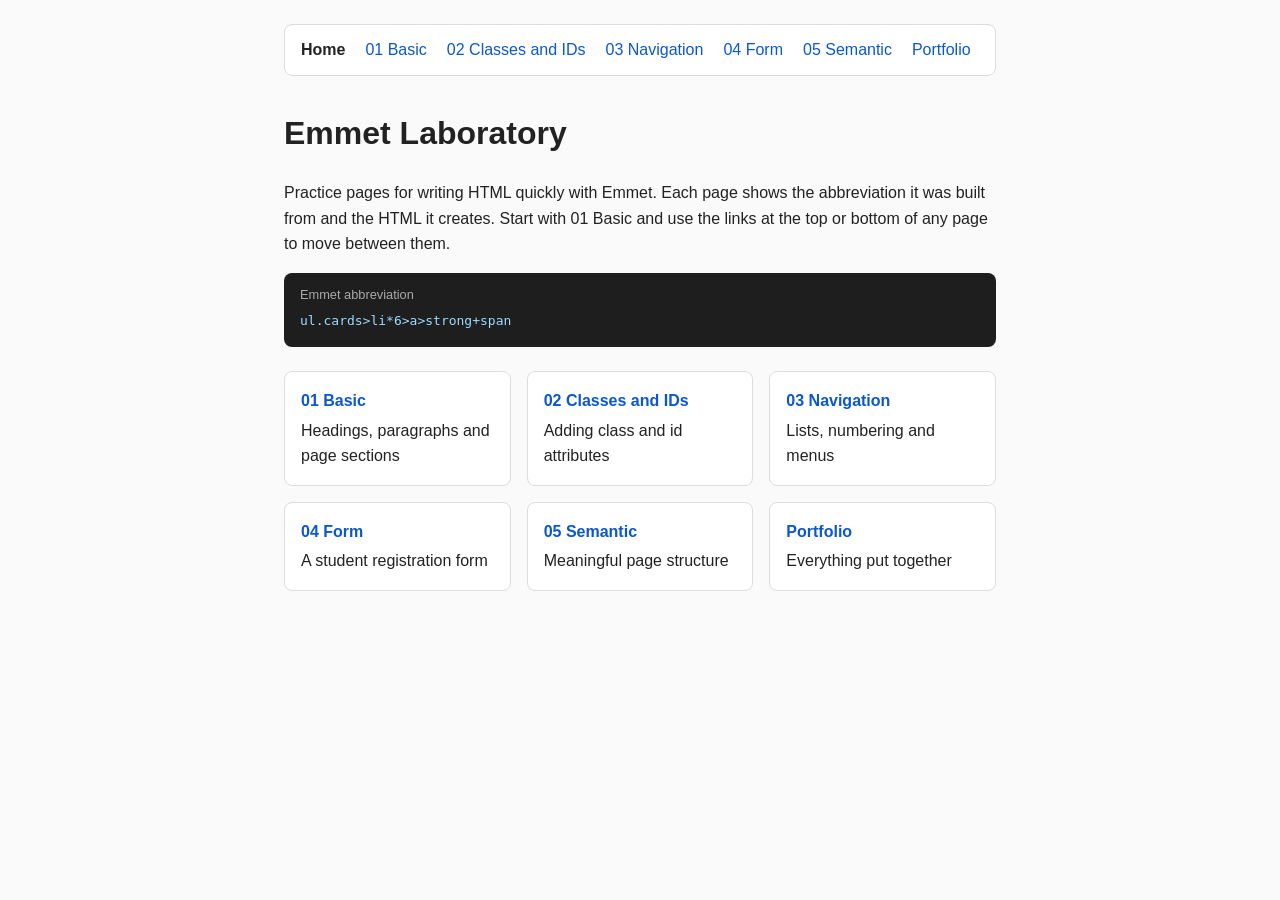
<file: emmet-laboratorytest/index.html>
<!DOCTYPE html>
<html lang="en">
<head>
  <meta charset="UTF-8">
  <meta name="viewport" content="width=device-width, initial-scale=1.0">
  <title>Emmet Laboratory | Emmet Laboratory</title>
  <link rel="stylesheet" href="lab.css">
</head>
<body>
  <nav class="lab-nav" aria-label="Lab pages">
    <ul>
      <li><a href="index.html" aria-current="page">Home</a></li>
      <li><a href="01-basic.html">01 Basic</a></li>
      <li><a href="02-classes-ids.html">02 Classes and IDs</a></li>
      <li><a href="03-navigation.html">03 Navigation</a></li>
      <li><a href="04-form.html">04 Form</a></li>
      <li><a href="05-semantic.html">05 Semantic</a></li>
      <li><a href="portfolio.html">Portfolio</a></li>
    </ul>
  </nav>
  <h1>Emmet Laboratory</h1>
  <p>Practice pages for writing HTML quickly with Emmet. Each page shows the abbreviation it was built from and the HTML it creates. Start with 01 Basic and use the links at the top or bottom of any page to move between them.</p>
  <p class="abbr"><span>Emmet abbreviation</span><code>ul.cards&gt;li*6&gt;a&gt;strong+span</code></p>
  <ul class="cards">
    <li><a href="01-basic.html"><strong>01 Basic</strong><span>Headings, paragraphs and page sections</span></a></li>
    <li><a href="02-classes-ids.html"><strong>02 Classes and IDs</strong><span>Adding class and id attributes</span></a></li>
    <li><a href="03-navigation.html"><strong>03 Navigation</strong><span>Lists, numbering and menus</span></a></li>
    <li><a href="04-form.html"><strong>04 Form</strong><span>A student registration form</span></a></li>
    <li><a href="05-semantic.html"><strong>05 Semantic</strong><span>Meaningful page structure</span></a></li>
    <li><a href="portfolio.html"><strong>Portfolio</strong><span>Everything put together</span></a></li>
  </ul>
</body>
</html>
</file>
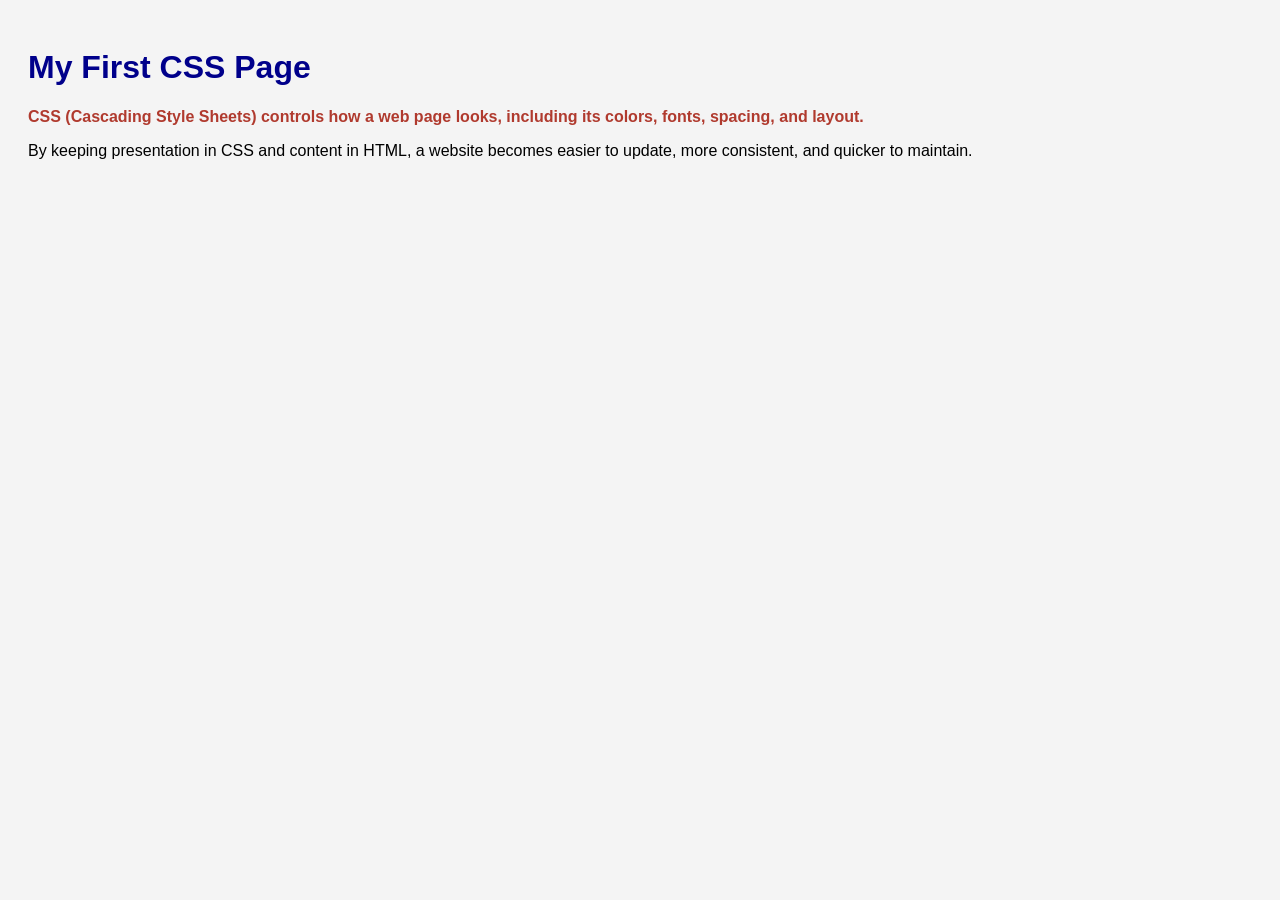
<file: css-laboratory/lab1.html>
<!DOCTYPE html>
<html lang="en">
<head>
    <meta charset="UTF-8">
    <meta name="viewport" content="width=device-width, initial-scale=1.0">
    <title>Lab 1 - My First CSS Page</title>
    <link rel="stylesheet" href="style.css">
    <style>
        h1 {
            color: darkblue;
        }
    </style>
</head>
<body>
    <h1>My First CSS Page</h1>
    <p style="color: #b03a2e; font-weight: bold;">CSS (Cascading Style Sheets) controls how a web page looks, including its colors, fonts, spacing, and layout.</p>
    <p>By keeping presentation in CSS and content in HTML, a website becomes easier to update, more consistent, and quicker to maintain.</p>
</body>
</html>
</file>
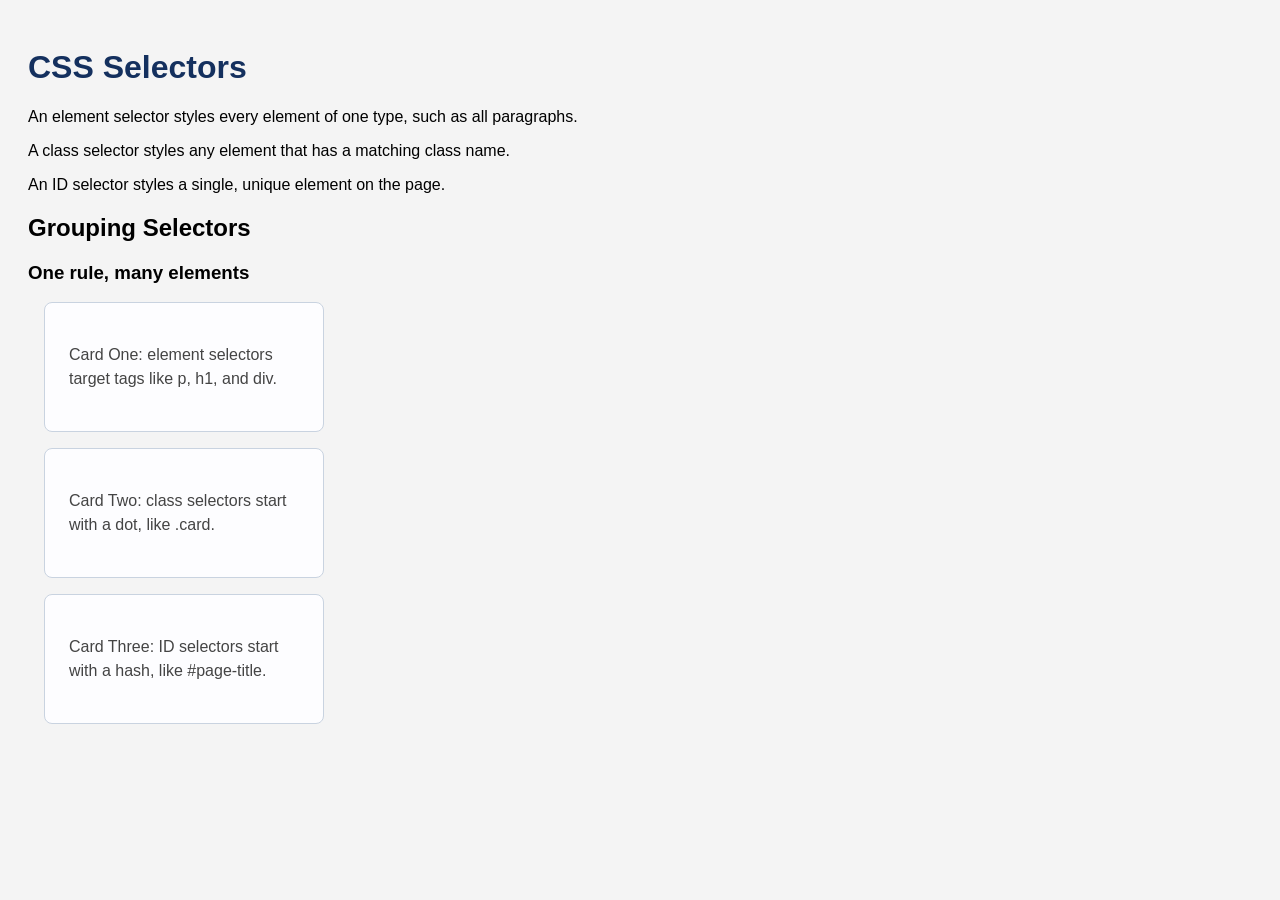
<file: css-laboratory/lab2.html>
<!DOCTYPE html>
<html lang="en">
<head>
    <meta charset="UTF-8">
    <meta name="viewport" content="width=device-width, initial-scale=1.0">
    <title>Lab 2 - CSS Selectors</title>
    <link rel="stylesheet" href="style.css">
</head>
<body>
    <h1 id="page-title">CSS Selectors</h1>

    <p>An element selector styles every element of one type, such as all paragraphs.</p>
    <p class="highlight">A class selector styles any element that has a matching class name.</p>
    <p>An ID selector styles a single, unique element on the page.</p>

    <h2>Grouping Selectors</h2>
    <h3>One rule, many elements</h3>

    <div class="card">
        <p>Card One: element selectors target tags like p, h1, and div.</p>
    </div>
    <div class="card">
        <p>Card Two: class selectors start with a dot, like .card.</p>
    </div>
    <div class="card">
        <p>Card Three: ID selectors start with a hash, like #page-title.</p>
    </div>
</body>
</html>
</file>
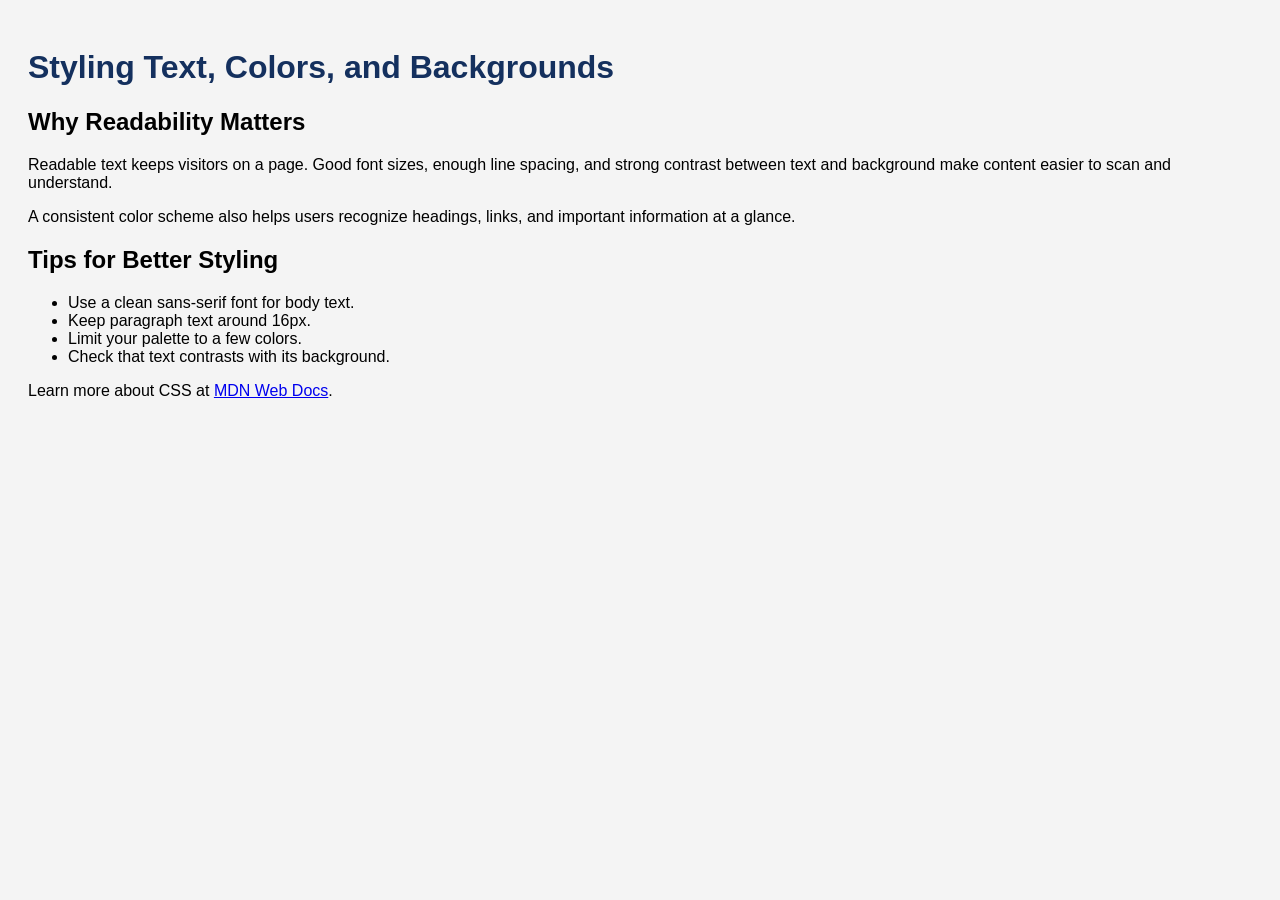
<file: css-laboratory/lab3.html>
<!DOCTYPE html>
<html lang="en">
<head>
    <meta charset="UTF-8">
    <meta name="viewport" content="width=device-width, initial-scale=1.0">
    <title>Lab 3 - Text, Colors, and Backgrounds</title>
    <link rel="stylesheet" href="style.css">
</head>
<body>
    <h1>Styling Text, Colors, and Backgrounds</h1>

    <h2>Why Readability Matters</h2>
    <p>Readable text keeps visitors on a page. Good font sizes, enough line spacing, and strong contrast between text and background make content easier to scan and understand.</p>
    <p>A consistent color scheme also helps users recognize headings, links, and important information at a glance.</p>

    <h2>Tips for Better Styling</h2>
    <ul>
        <li>Use a clean sans-serif font for body text.</li>
        <li>Keep paragraph text around 16px.</li>
        <li>Limit your palette to a few colors.</li>
        <li>Check that text contrasts with its background.</li>
    </ul>
    <p>Learn more about CSS at <a href="https://developer.mozilla.org/en-US/docs/Web/CSS" target="_blank">MDN Web Docs</a>.</p>
</body>
</html>
</file>
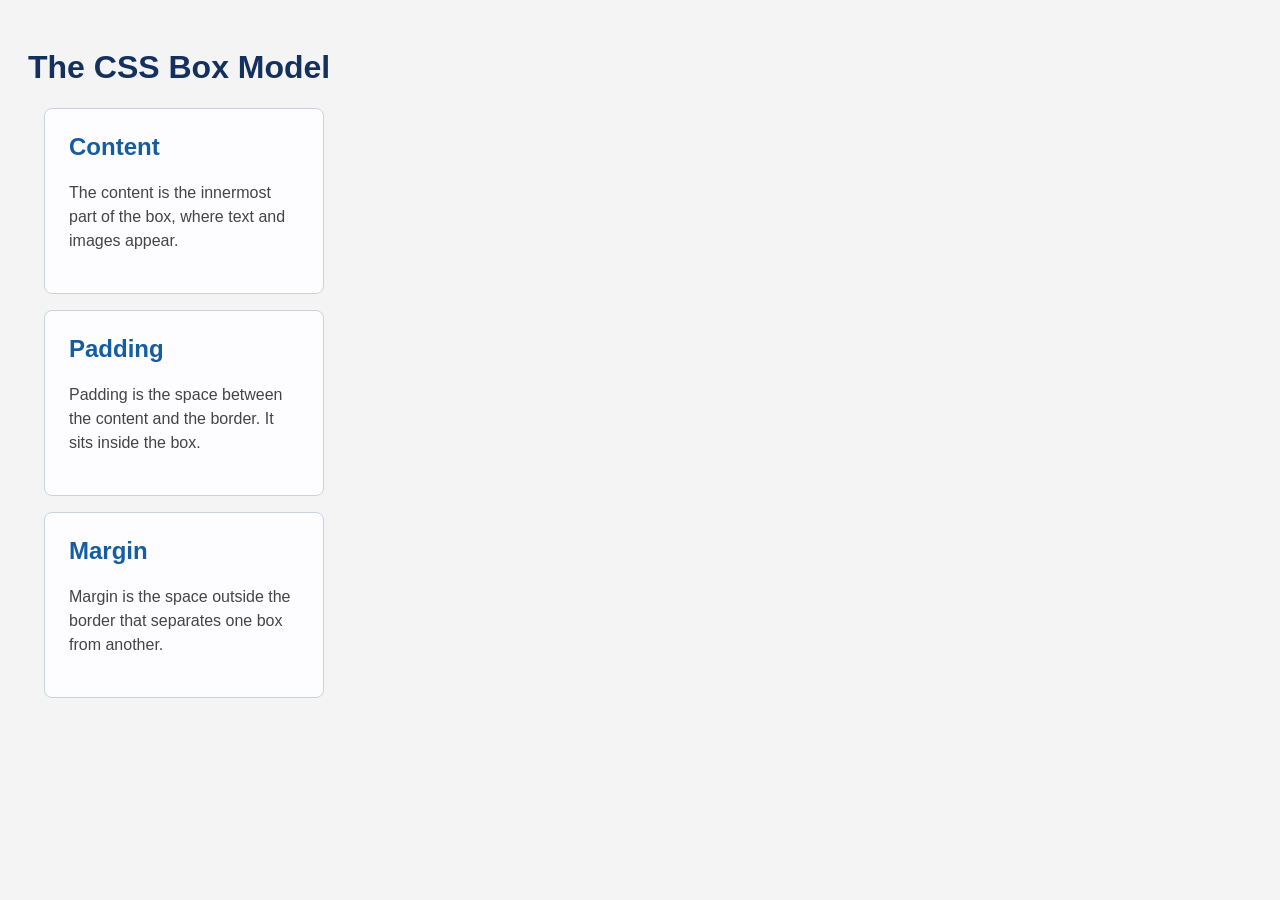
<file: css-laboratory/lab4.html>
<!DOCTYPE html>
<html lang="en">
<head>
    <meta charset="UTF-8">
    <meta name="viewport" content="width=device-width, initial-scale=1.0">
    <title>Lab 4 - The CSS Box Model</title>
    <link rel="stylesheet" href="style.css">
</head>
<body>
    <h1>The CSS Box Model</h1>

    <div class="card">
        <h2>Content</h2>
        <p>The content is the innermost part of the box, where text and images appear.</p>
    </div>

    <div class="card">
        <h2>Padding</h2>
        <p>Padding is the space between the content and the border. It sits inside the box.</p>
    </div>

    <div class="card">
        <h2>Margin</h2>
        <p>Margin is the space outside the border that separates one box from another.</p>
    </div>
</body>
</html>
</file>
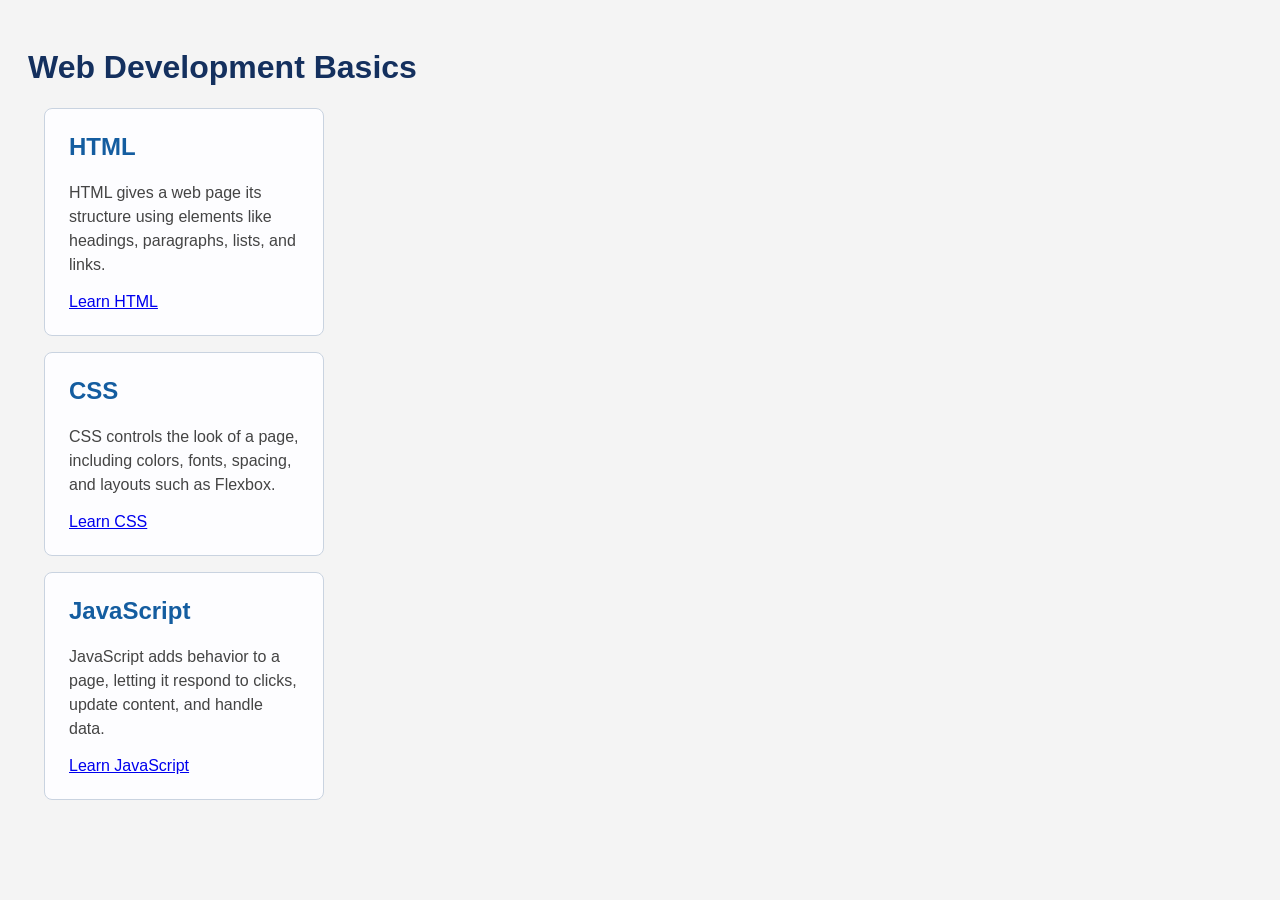
<file: css-laboratory/lab5.html>
<!DOCTYPE html>
<html lang="en">
<head>
    <meta charset="UTF-8">
    <meta name="viewport" content="width=device-width, initial-scale=1.0">
    <title>Lab 5 - Flexbox Layout</title>
    <link rel="stylesheet" href="style.css">
</head>
<body>
    <h1>Web Development Basics</h1>

    <div class="card-container">
        <div class="card">
            <h2>HTML</h2>
            <p>HTML gives a web page its structure using elements like headings, paragraphs, lists, and links.</p>
            <a href="https://developer.mozilla.org/en-US/docs/Web/HTML" target="_blank">Learn HTML</a>
        </div>
        <div class="card">
            <h2>CSS</h2>
            <p>CSS controls the look of a page, including colors, fonts, spacing, and layouts such as Flexbox.</p>
            <a href="https://developer.mozilla.org/en-US/docs/Web/CSS" target="_blank">Learn CSS</a>
        </div>
        <div class="card">
            <h2>JavaScript</h2>
            <p>JavaScript adds behavior to a page, letting it respond to clicks, update content, and handle data.</p>
            <a href="https://developer.mozilla.org/en-US/docs/Web/JavaScript" target="_blank">Learn JavaScript</a>
        </div>
    </div>
</body>
</html>
</file>
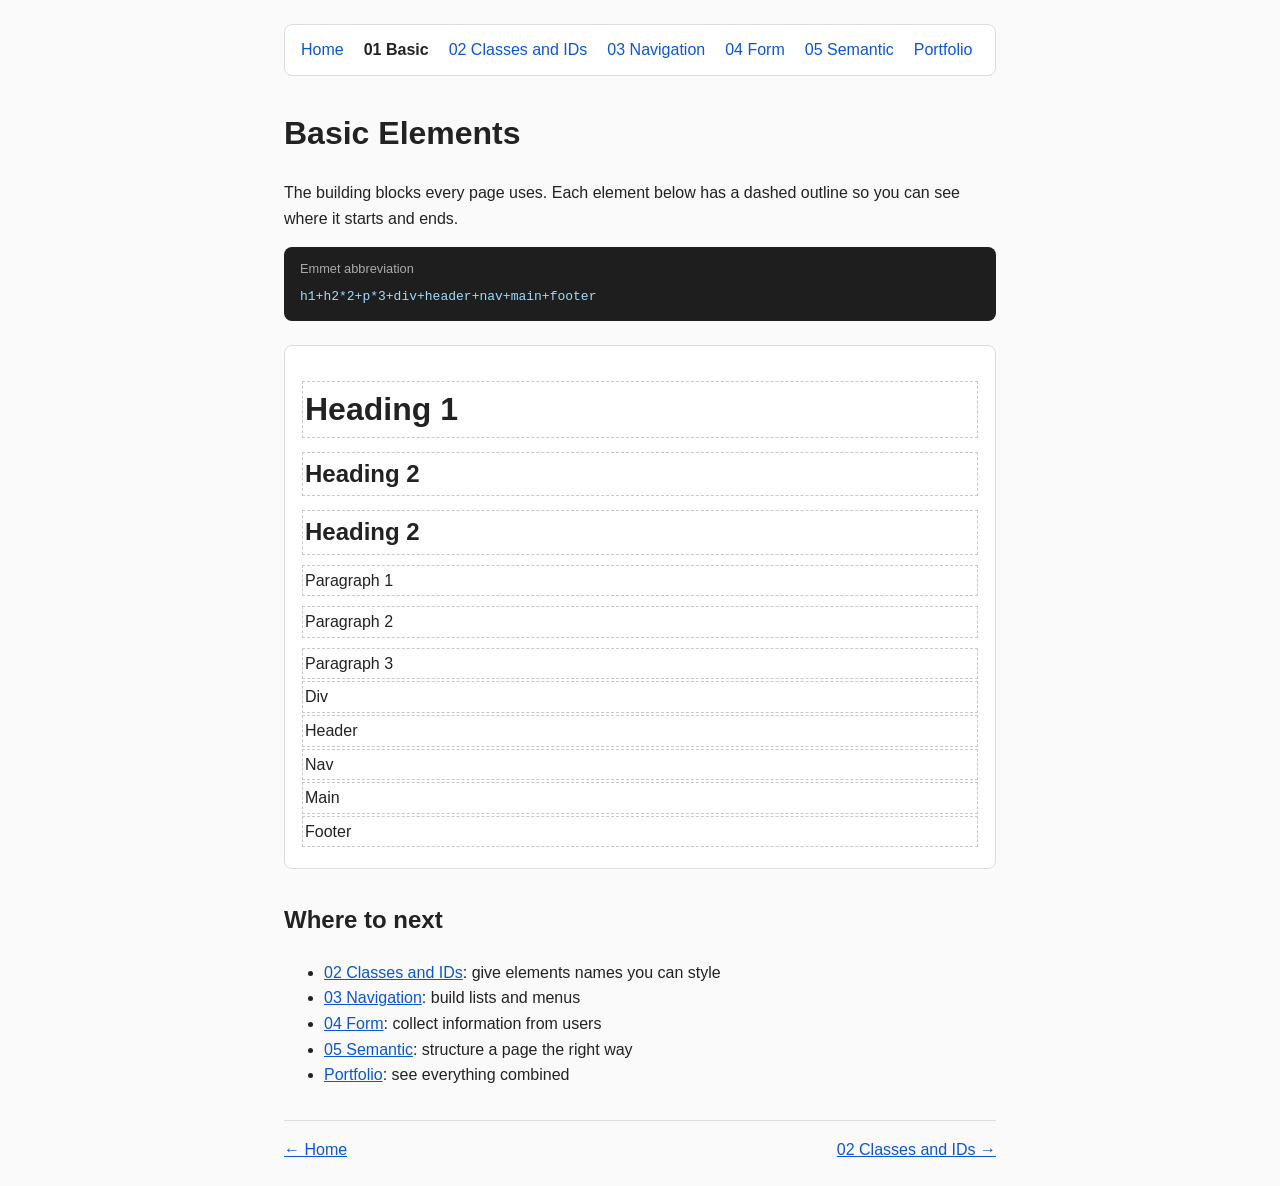
<file: emmet-laboratorytest/01-basic.html>
<!DOCTYPE html>
<html lang="en">
<head>
  <meta charset="UTF-8">
  <meta name="viewport" content="width=device-width, initial-scale=1.0">
  <title>Basic Elements | Emmet Laboratory</title>
  <link rel="stylesheet" href="lab.css">
</head>
<body>
  <nav class="lab-nav" aria-label="Lab pages">
    <ul>
      <li><a href="index.html">Home</a></li>
      <li><a href="01-basic.html" aria-current="page">01 Basic</a></li>
      <li><a href="02-classes-ids.html">02 Classes and IDs</a></li>
      <li><a href="03-navigation.html">03 Navigation</a></li>
      <li><a href="04-form.html">04 Form</a></li>
      <li><a href="05-semantic.html">05 Semantic</a></li>
      <li><a href="portfolio.html">Portfolio</a></li>
    </ul>
  </nav>
  <h1>Basic Elements</h1>
  <p>The building blocks every page uses. Each element below has a dashed outline so you can see where it starts and ends.</p>
  <p class="abbr"><span>Emmet abbreviation</span><code>h1+h2*2+p*3+div+header+nav+main+footer</code></p>
  <div class="demo">
    <h1>Heading 1</h1>
    <h2>Heading 2</h2>
    <h2>Heading 2</h2>
    <p>Paragraph 1</p>
    <p>Paragraph 2</p>
    <p>Paragraph 3</p>
    <div>Div</div>
    <header>Header</header>
    <nav>Nav</nav>
    <main>Main</main>
    <footer>Footer</footer>
  </div>
  <h2>Where to next</h2>
  <ul>
    <li><a href="02-classes-ids.html">02 Classes and IDs</a>: give elements names you can style</li>
    <li><a href="03-navigation.html">03 Navigation</a>: build lists and menus</li>
    <li><a href="04-form.html">04 Form</a>: collect information from users</li>
    <li><a href="05-semantic.html">05 Semantic</a>: structure a page the right way</li>
    <li><a href="portfolio.html">Portfolio</a>: see everything combined</li>
  </ul>
  <nav class="pager" aria-label="Previous and next">
    <a href="index.html">&larr; Home</a>
    <a href="02-classes-ids.html">02 Classes and IDs &rarr;</a>
  </nav>
</body>
</html>
</file>
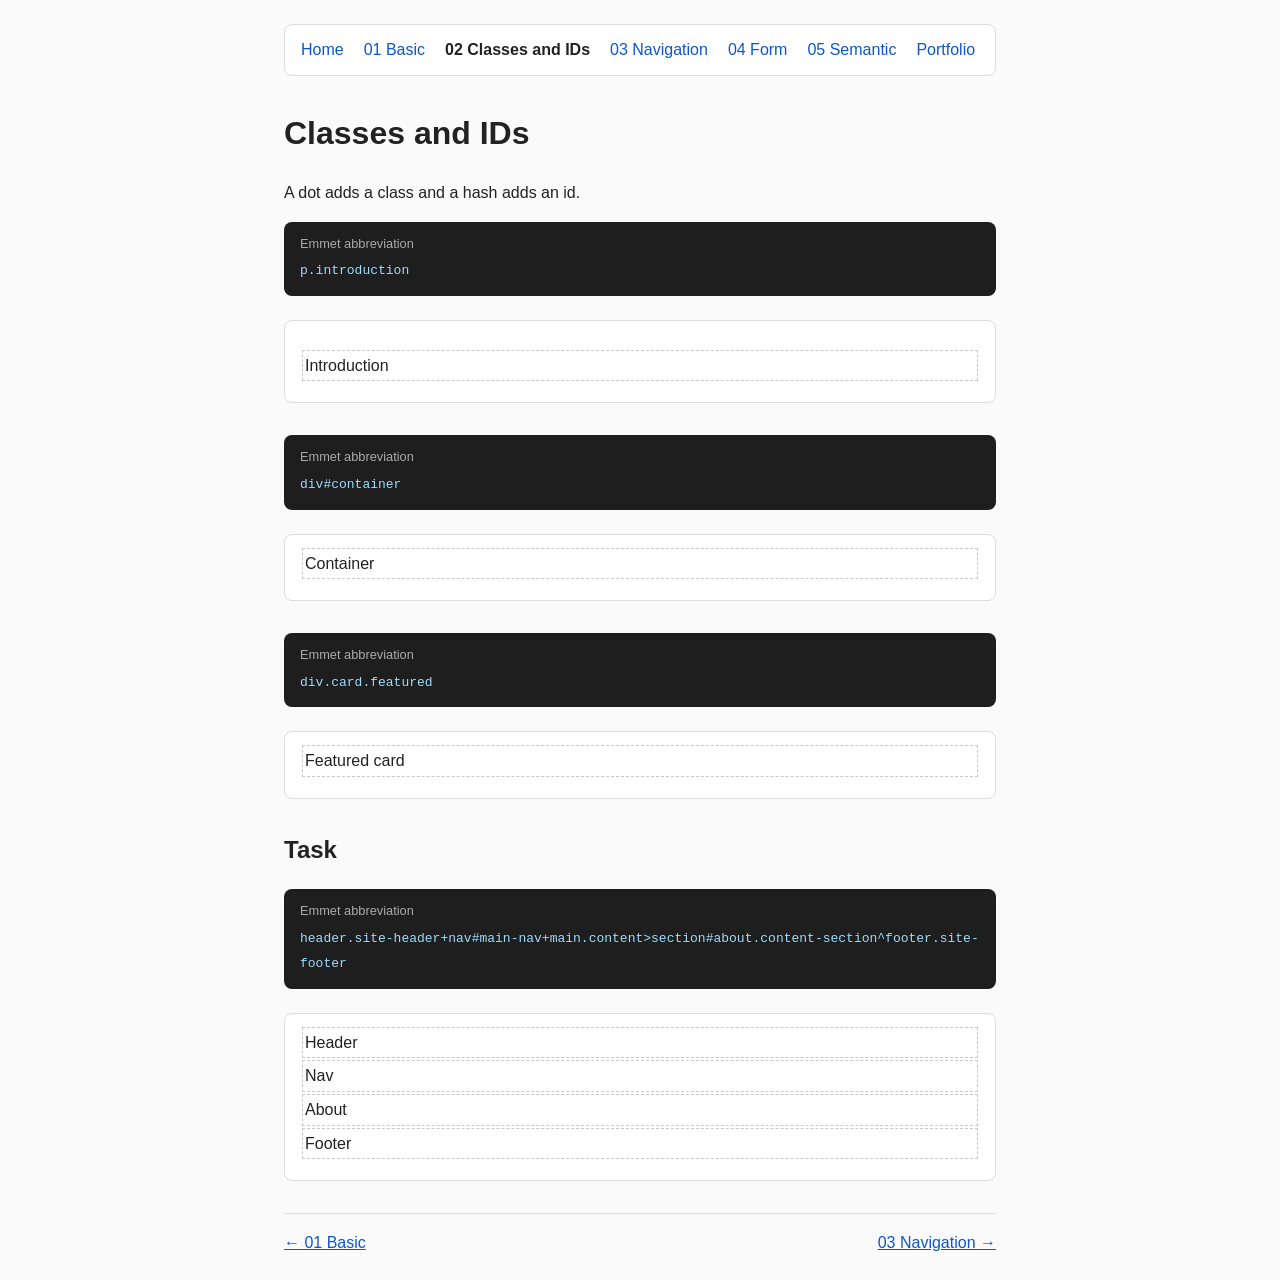
<file: emmet-laboratorytest/02-classes-ids.html>
<!DOCTYPE html>
<html lang="en">
<head>
  <meta charset="UTF-8">
  <meta name="viewport" content="width=device-width, initial-scale=1.0">
  <title>Classes and IDs | Emmet Laboratory</title>
  <link rel="stylesheet" href="lab.css">
</head>
<body>
  <nav class="lab-nav" aria-label="Lab pages">
    <ul>
      <li><a href="index.html">Home</a></li>
      <li><a href="01-basic.html">01 Basic</a></li>
      <li><a href="02-classes-ids.html" aria-current="page">02 Classes and IDs</a></li>
      <li><a href="03-navigation.html">03 Navigation</a></li>
      <li><a href="04-form.html">04 Form</a></li>
      <li><a href="05-semantic.html">05 Semantic</a></li>
      <li><a href="portfolio.html">Portfolio</a></li>
    </ul>
  </nav>
  <h1>Classes and IDs</h1>
  <p>A dot adds a class and a hash adds an id.</p>
  <p class="abbr"><span>Emmet abbreviation</span><code>p.introduction</code></p>
  <div class="demo">
    <p class="introduction">Introduction</p>
  </div>
  <p class="abbr"><span>Emmet abbreviation</span><code>div#container</code></p>
  <div class="demo">
    <div id="container">Container</div>
  </div>
  <p class="abbr"><span>Emmet abbreviation</span><code>div.card.featured</code></p>
  <div class="demo">
    <div class="card featured">Featured card</div>
  </div>
  <h2>Task</h2>
  <p class="abbr"><span>Emmet abbreviation</span><code>header.site-header+nav#main-nav+main.content&gt;section#about.content-section^footer.site-footer</code></p>
  <div class="demo">
    <header class="site-header">Header</header>
    <nav id="main-nav">Nav</nav>
    <main class="content">
      <section id="about" class="content-section">About</section>
    </main>
    <footer class="site-footer">Footer</footer>
  </div>
  <nav class="pager" aria-label="Previous and next">
    <a href="01-basic.html">&larr; 01 Basic</a>
    <a href="03-navigation.html">03 Navigation &rarr;</a>
  </nav>
</body>
</html>
</file>
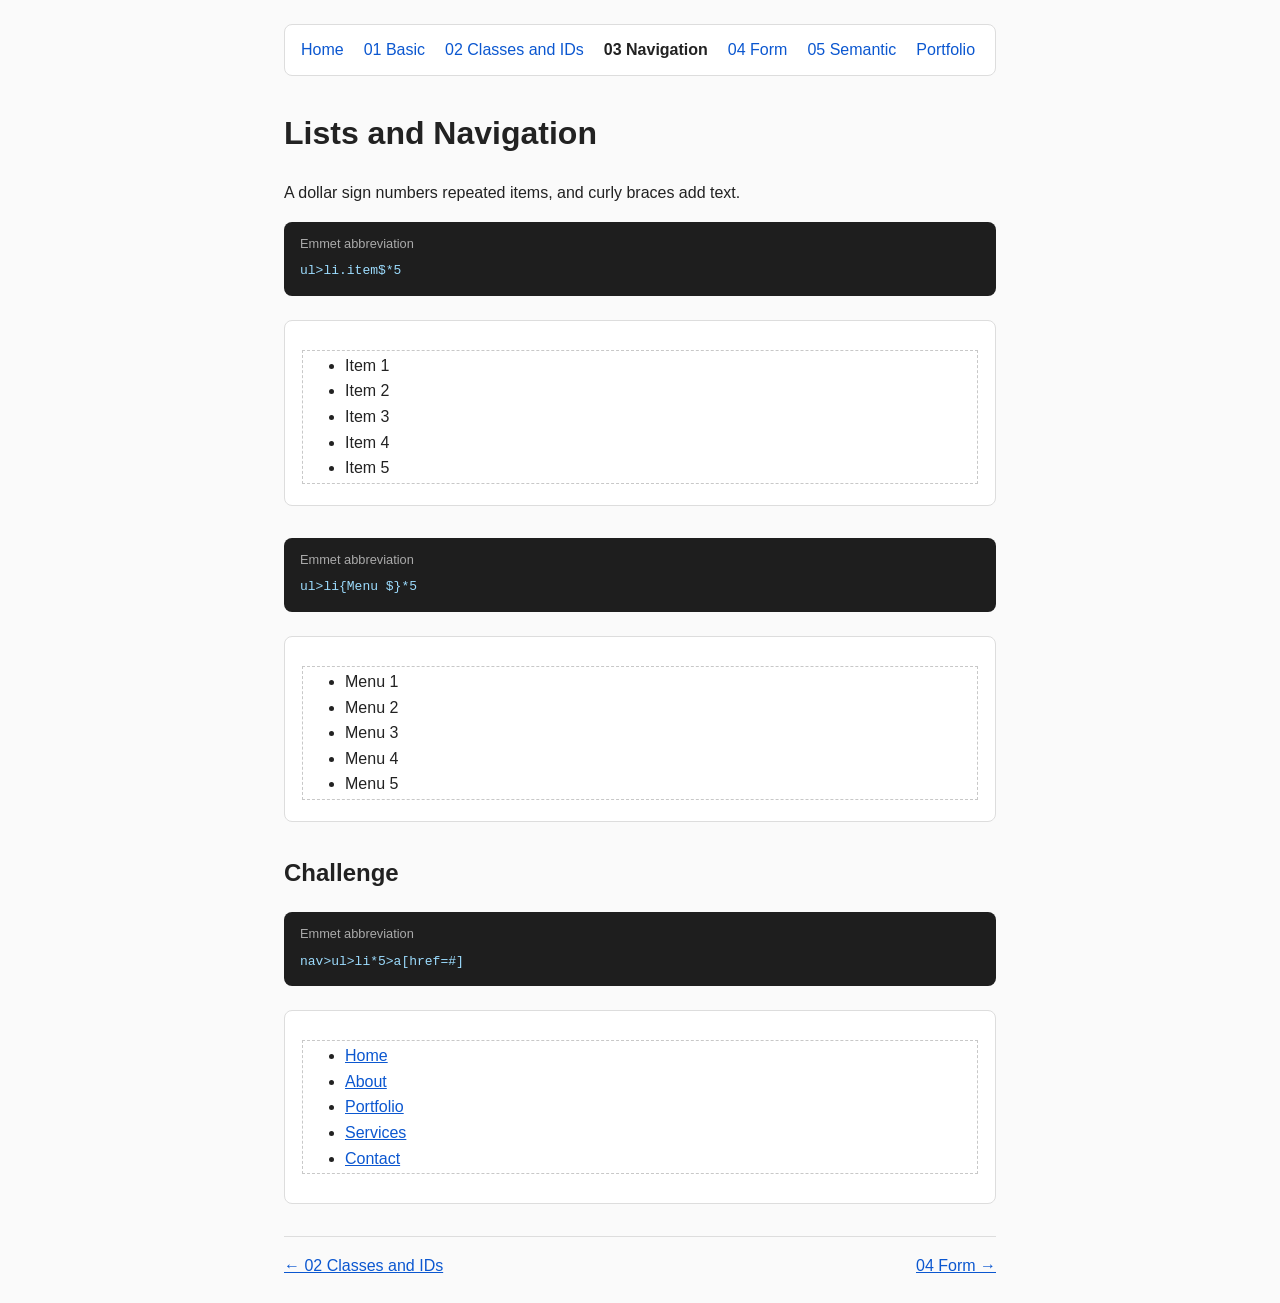
<file: emmet-laboratorytest/03-navigation.html>
<!DOCTYPE html>
<html lang="en">
<head>
  <meta charset="UTF-8">
  <meta name="viewport" content="width=device-width, initial-scale=1.0">
  <title>Lists and Navigation | Emmet Laboratory</title>
  <link rel="stylesheet" href="lab.css">
</head>
<body>
  <nav class="lab-nav" aria-label="Lab pages">
    <ul>
      <li><a href="index.html">Home</a></li>
      <li><a href="01-basic.html">01 Basic</a></li>
      <li><a href="02-classes-ids.html">02 Classes and IDs</a></li>
      <li><a href="03-navigation.html" aria-current="page">03 Navigation</a></li>
      <li><a href="04-form.html">04 Form</a></li>
      <li><a href="05-semantic.html">05 Semantic</a></li>
      <li><a href="portfolio.html">Portfolio</a></li>
    </ul>
  </nav>
  <h1>Lists and Navigation</h1>
  <p>A dollar sign numbers repeated items, and curly braces add text.</p>
  <p class="abbr"><span>Emmet abbreviation</span><code>ul&gt;li.item$*5</code></p>
  <div class="demo">
    <ul>
      <li class="item1">Item 1</li>
      <li class="item2">Item 2</li>
      <li class="item3">Item 3</li>
      <li class="item4">Item 4</li>
      <li class="item5">Item 5</li>
    </ul>
  </div>
  <p class="abbr"><span>Emmet abbreviation</span><code>ul&gt;li{Menu $}*5</code></p>
  <div class="demo">
    <ul>
      <li>Menu 1</li>
      <li>Menu 2</li>
      <li>Menu 3</li>
      <li>Menu 4</li>
      <li>Menu 5</li>
    </ul>
  </div>
  <h2>Challenge</h2>
  <p class="abbr"><span>Emmet abbreviation</span><code>nav&gt;ul&gt;li*5&gt;a[href=#]</code></p>
  <div class="demo">
    <nav>
      <ul>
        <li><a href="#">Home</a></li>
        <li><a href="#">About</a></li>
        <li><a href="#">Portfolio</a></li>
        <li><a href="#">Services</a></li>
        <li><a href="#">Contact</a></li>
      </ul>
    </nav>
  </div>
  <nav class="pager" aria-label="Previous and next">
    <a href="02-classes-ids.html">&larr; 02 Classes and IDs</a>
    <a href="04-form.html">04 Form &rarr;</a>
  </nav>
</body>
</html>
</file>
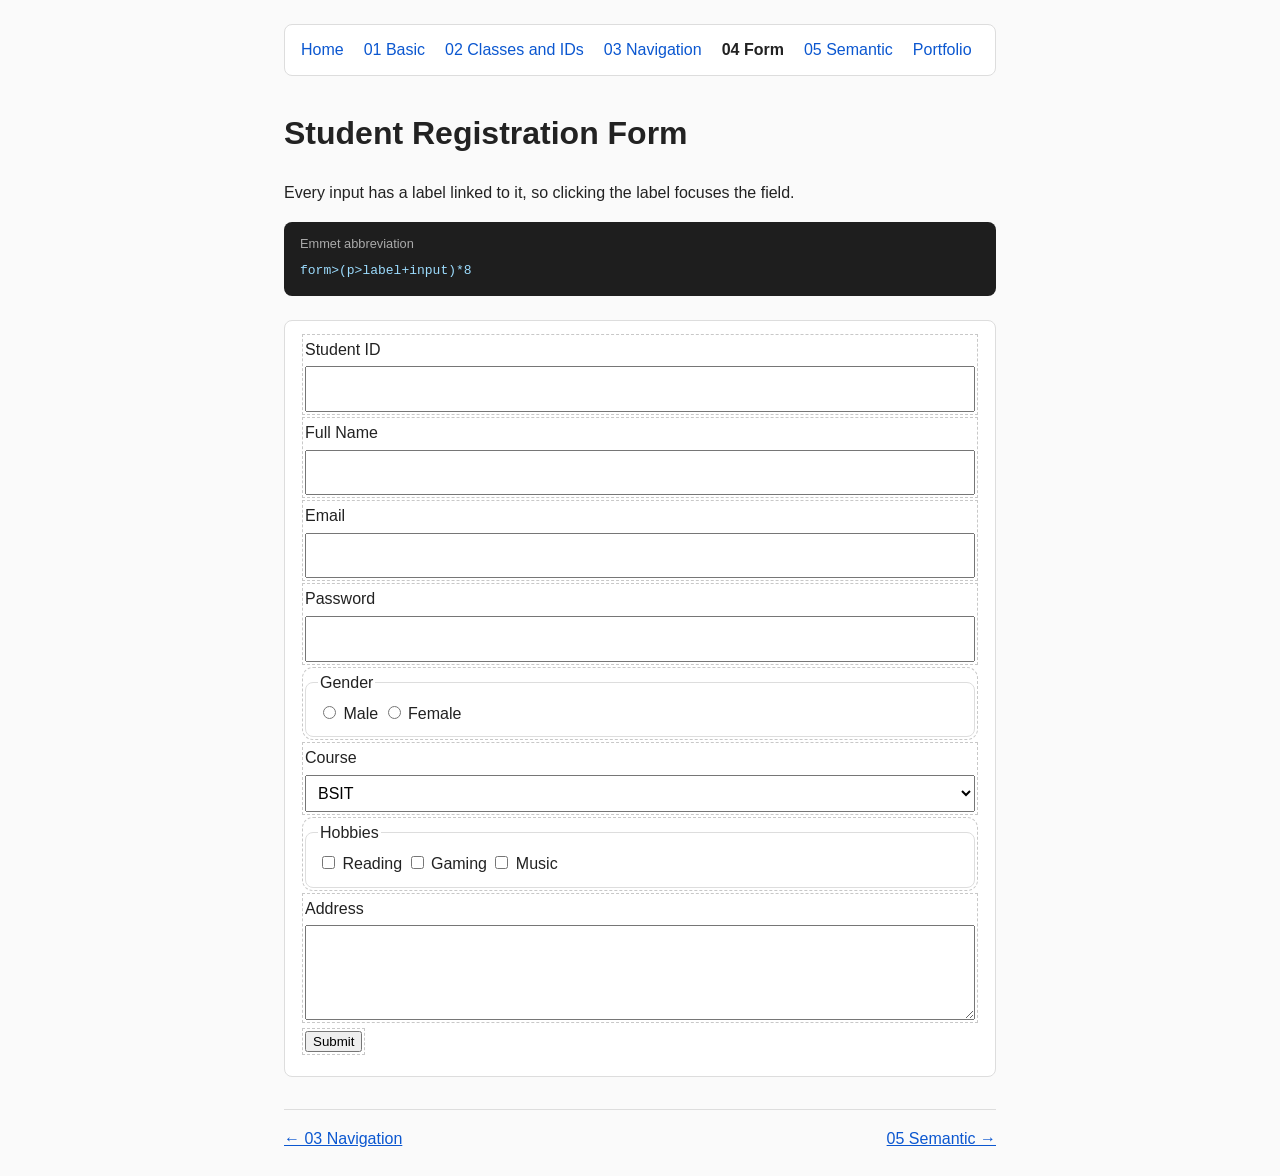
<file: emmet-laboratorytest/04-form.html>
<!DOCTYPE html>
<html lang="en">
<head>
  <meta charset="UTF-8">
  <meta name="viewport" content="width=device-width, initial-scale=1.0">
  <title>Student Registration Form | Emmet Laboratory</title>
  <link rel="stylesheet" href="lab.css">
</head>
<body>
  <nav class="lab-nav" aria-label="Lab pages">
    <ul>
      <li><a href="index.html">Home</a></li>
      <li><a href="01-basic.html">01 Basic</a></li>
      <li><a href="02-classes-ids.html">02 Classes and IDs</a></li>
      <li><a href="03-navigation.html">03 Navigation</a></li>
      <li><a href="04-form.html" aria-current="page">04 Form</a></li>
      <li><a href="05-semantic.html">05 Semantic</a></li>
      <li><a href="portfolio.html">Portfolio</a></li>
    </ul>
  </nav>
  <h1>Student Registration Form</h1>
  <p>Every input has a label linked to it, so clicking the label focuses the field.</p>
  <p class="abbr"><span>Emmet abbreviation</span><code>form&gt;(p&gt;label+input)*8</code></p>
  <form class="demo" action="#">
    <p><label for="student-id">Student ID</label><input type="text" id="student-id" name="student-id"></p>
    <p><label for="full-name">Full Name</label><input type="text" id="full-name" name="full-name"></p>
    <p><label for="email">Email</label><input type="email" id="email" name="email"></p>
    <p><label for="password">Password</label><input type="password" id="password" name="password"></p>
    <fieldset>
      <legend>Gender</legend>
      <label><input type="radio" name="gender" value="male"> Male</label>
      <label><input type="radio" name="gender" value="female"> Female</label>
    </fieldset>
    <p>
      <label for="course">Course</label>
      <select id="course" name="course">
        <option>BSIT</option>
        <option>BSCS</option>
        <option>BSIS</option>
      </select>
    </p>
    <fieldset>
      <legend>Hobbies</legend>
      <label><input type="checkbox" name="hobbies" value="reading"> Reading</label>
      <label><input type="checkbox" name="hobbies" value="gaming"> Gaming</label>
      <label><input type="checkbox" name="hobbies" value="music"> Music</label>
    </fieldset>
    <p><label for="address">Address</label><textarea id="address" name="address" rows="3"></textarea></p>
    <input type="submit" value="Submit">
  </form>
  <nav class="pager" aria-label="Previous and next">
    <a href="03-navigation.html">&larr; 03 Navigation</a>
    <a href="05-semantic.html">05 Semantic &rarr;</a>
  </nav>
</body>
</html>
</file>
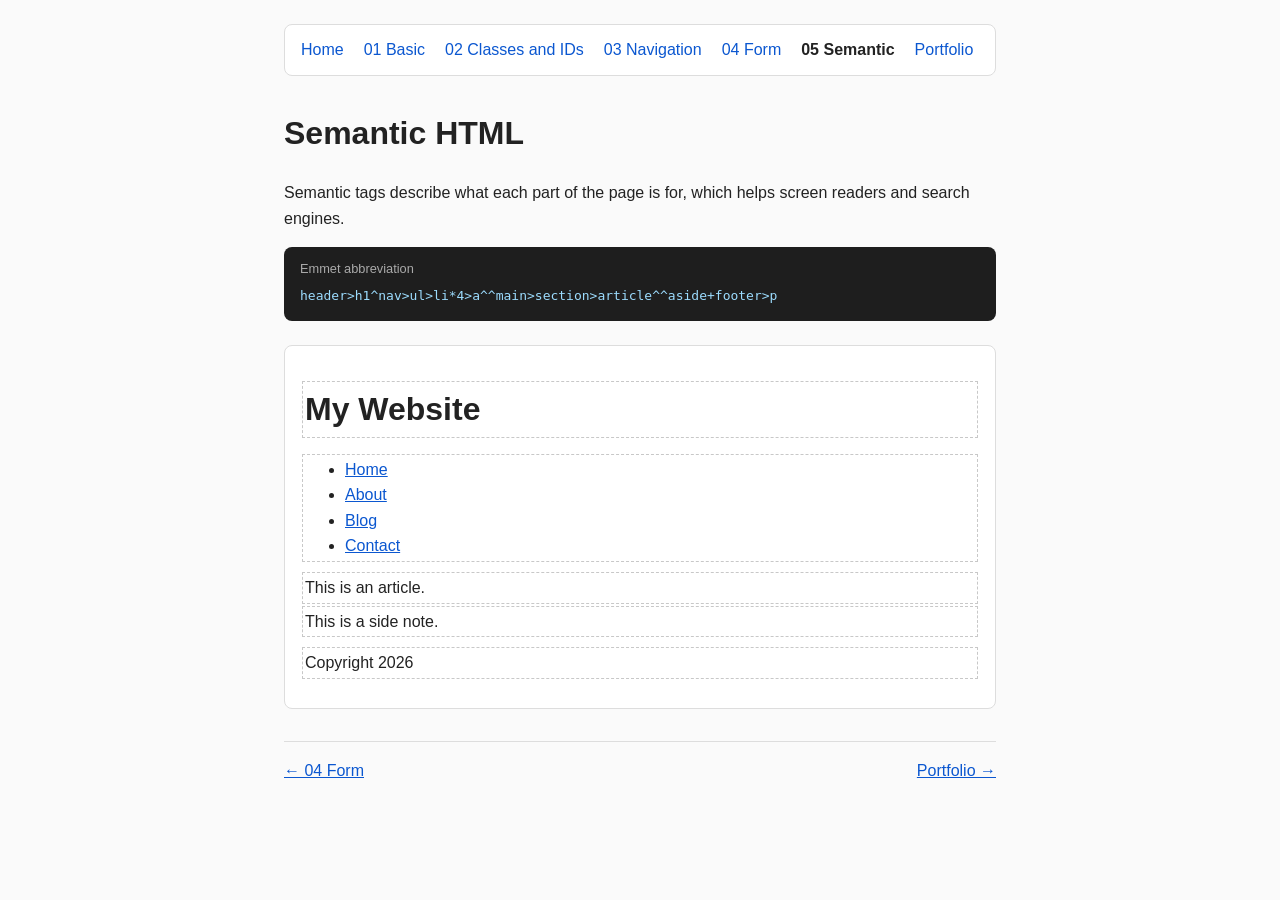
<file: emmet-laboratorytest/05-semantic.html>
<!DOCTYPE html>
<html lang="en">
<head>
  <meta charset="UTF-8">
  <meta name="viewport" content="width=device-width, initial-scale=1.0">
  <title>Semantic HTML | Emmet Laboratory</title>
  <link rel="stylesheet" href="lab.css">
</head>
<body>
  <nav class="lab-nav" aria-label="Lab pages">
    <ul>
      <li><a href="index.html">Home</a></li>
      <li><a href="01-basic.html">01 Basic</a></li>
      <li><a href="02-classes-ids.html">02 Classes and IDs</a></li>
      <li><a href="03-navigation.html">03 Navigation</a></li>
      <li><a href="04-form.html">04 Form</a></li>
      <li><a href="05-semantic.html" aria-current="page">05 Semantic</a></li>
      <li><a href="portfolio.html">Portfolio</a></li>
    </ul>
  </nav>
  <h1>Semantic HTML</h1>
  <p>Semantic tags describe what each part of the page is for, which helps screen readers and search engines.</p>
  <p class="abbr"><span>Emmet abbreviation</span><code>header&gt;h1^nav&gt;ul&gt;li*4&gt;a^^main&gt;section&gt;article^^aside+footer&gt;p</code></p>
  <div class="demo">
    <header>
      <h1>My Website</h1>
    </header>
    <nav>
      <ul>
        <li><a href="#">Home</a></li>
        <li><a href="#">About</a></li>
        <li><a href="#">Blog</a></li>
        <li><a href="#">Contact</a></li>
      </ul>
    </nav>
    <main>
      <section>
        <article>This is an article.</article>
      </section>
    </main>
    <aside>This is a side note.</aside>
    <footer>
      <p>Copyright 2026</p>
    </footer>
  </div>
  <nav class="pager" aria-label="Previous and next">
    <a href="04-form.html">&larr; 04 Form</a>
    <a href="portfolio.html">Portfolio &rarr;</a>
  </nav>
</body>
</html>
</file>
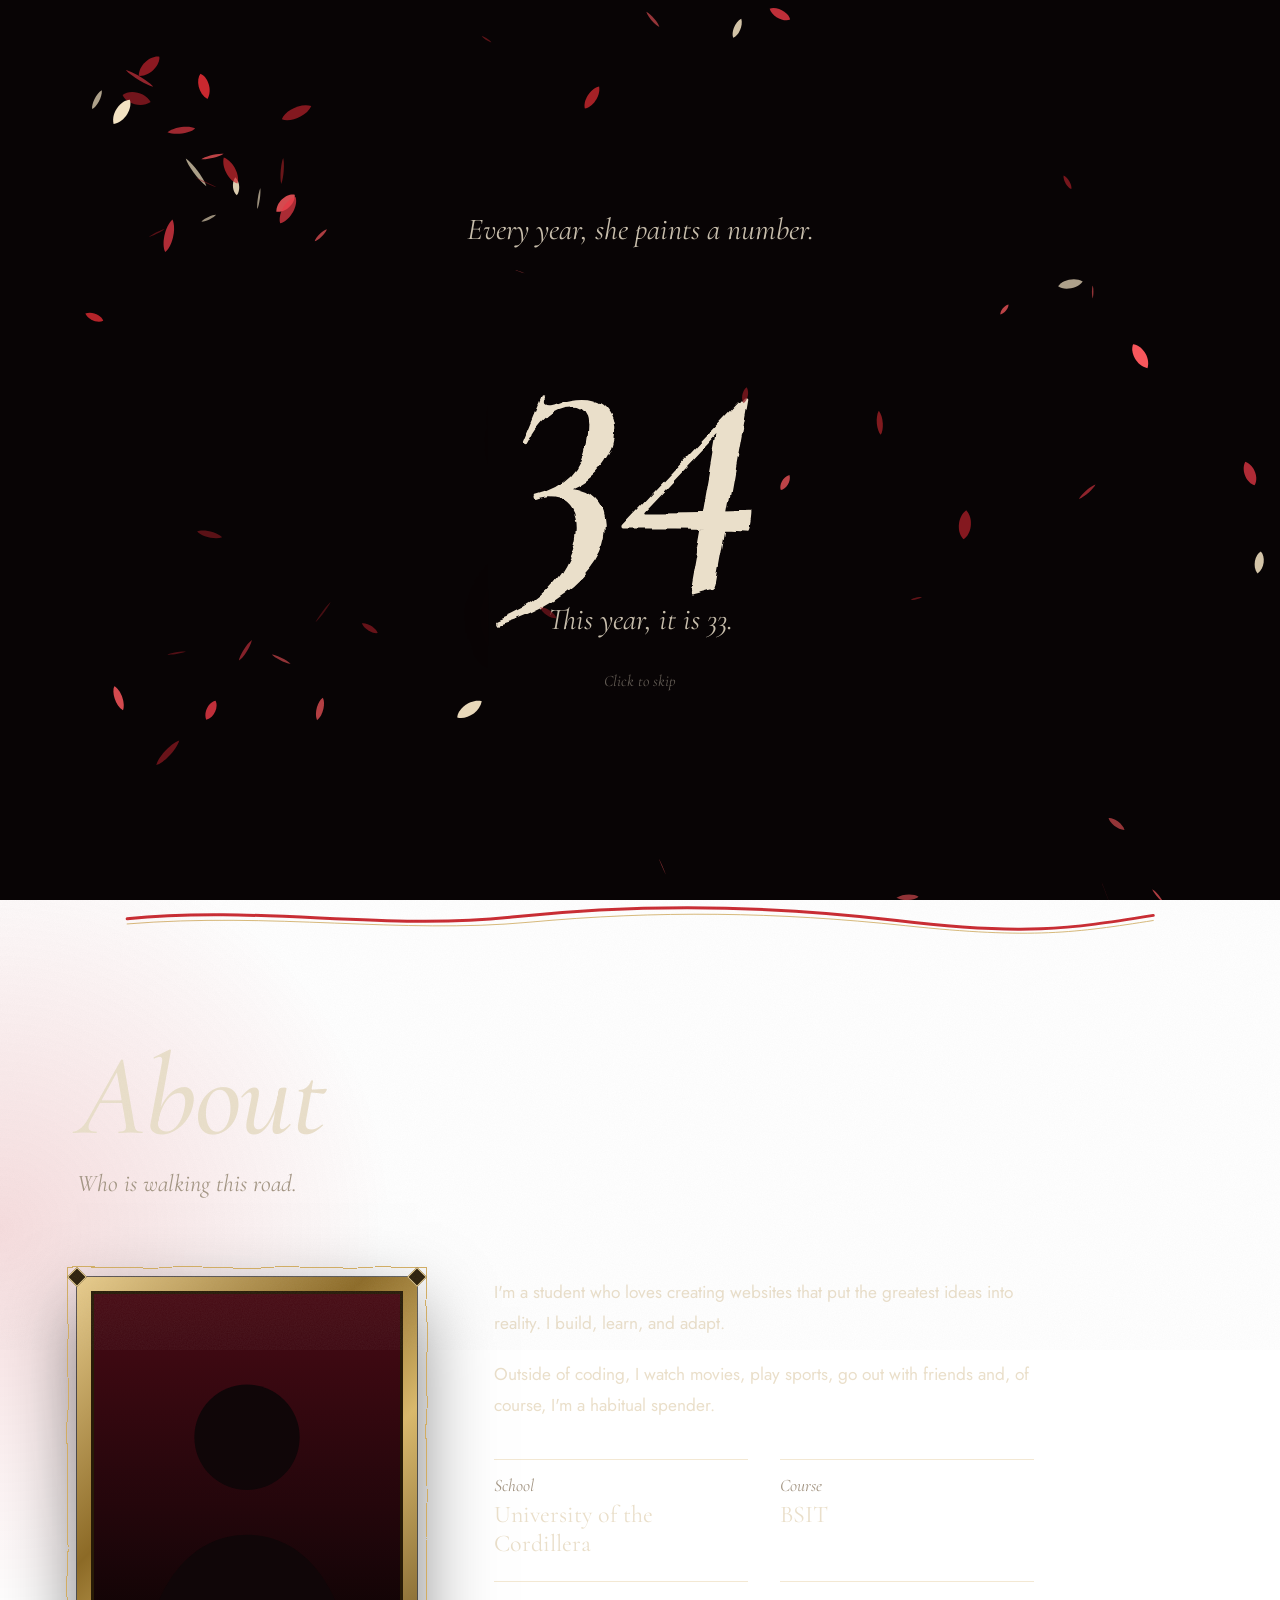
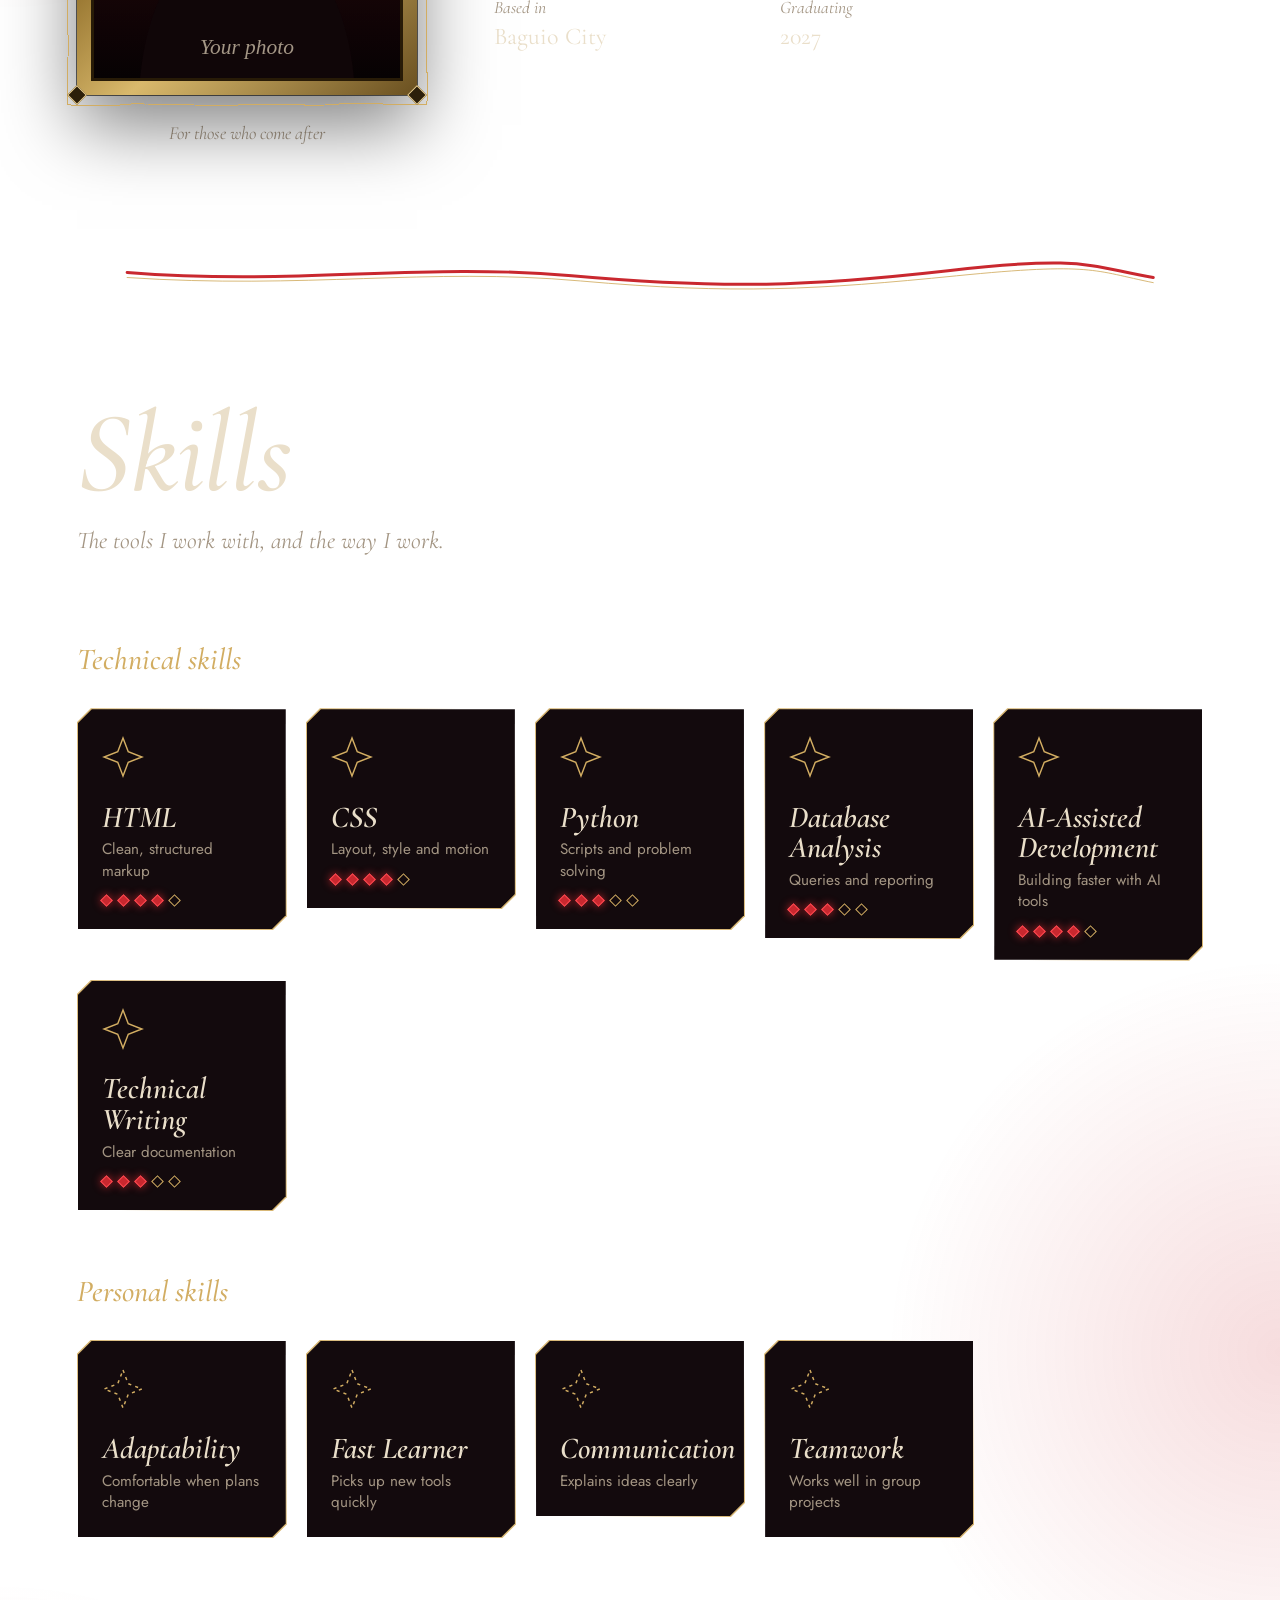
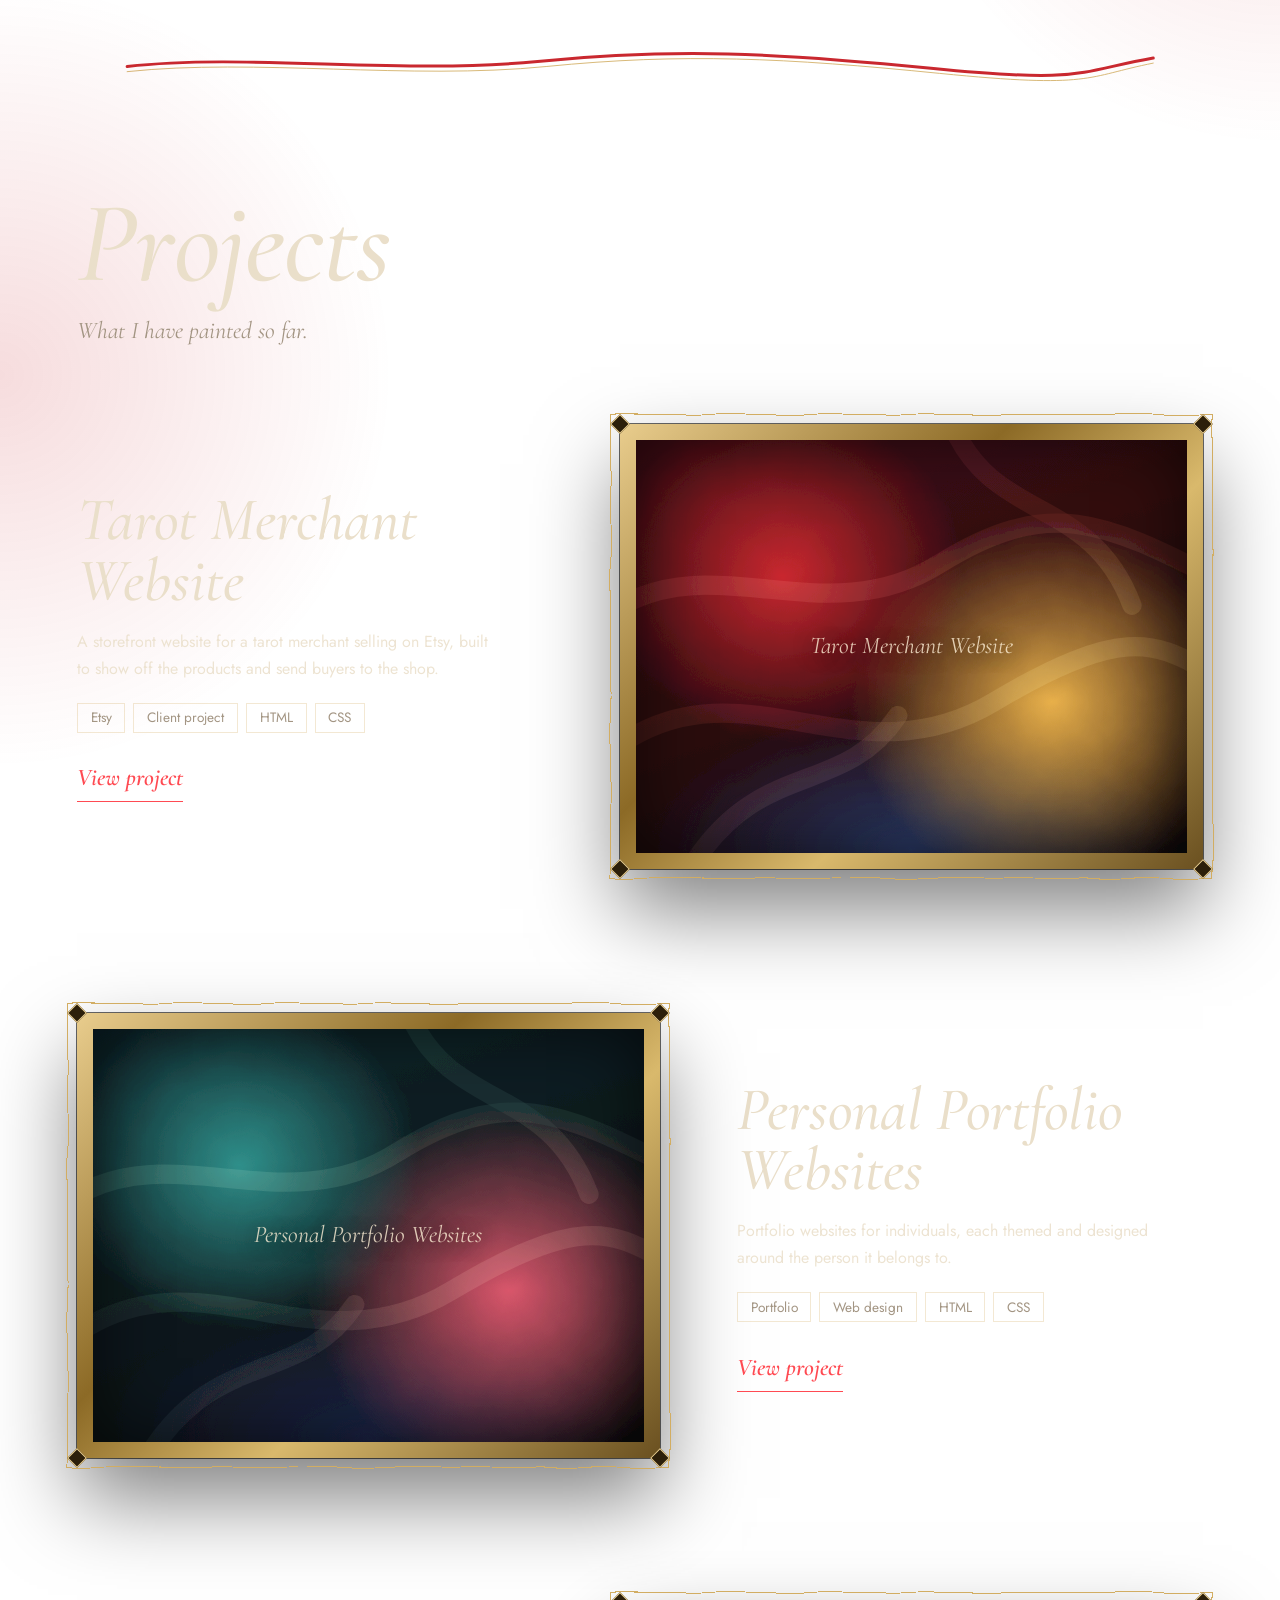
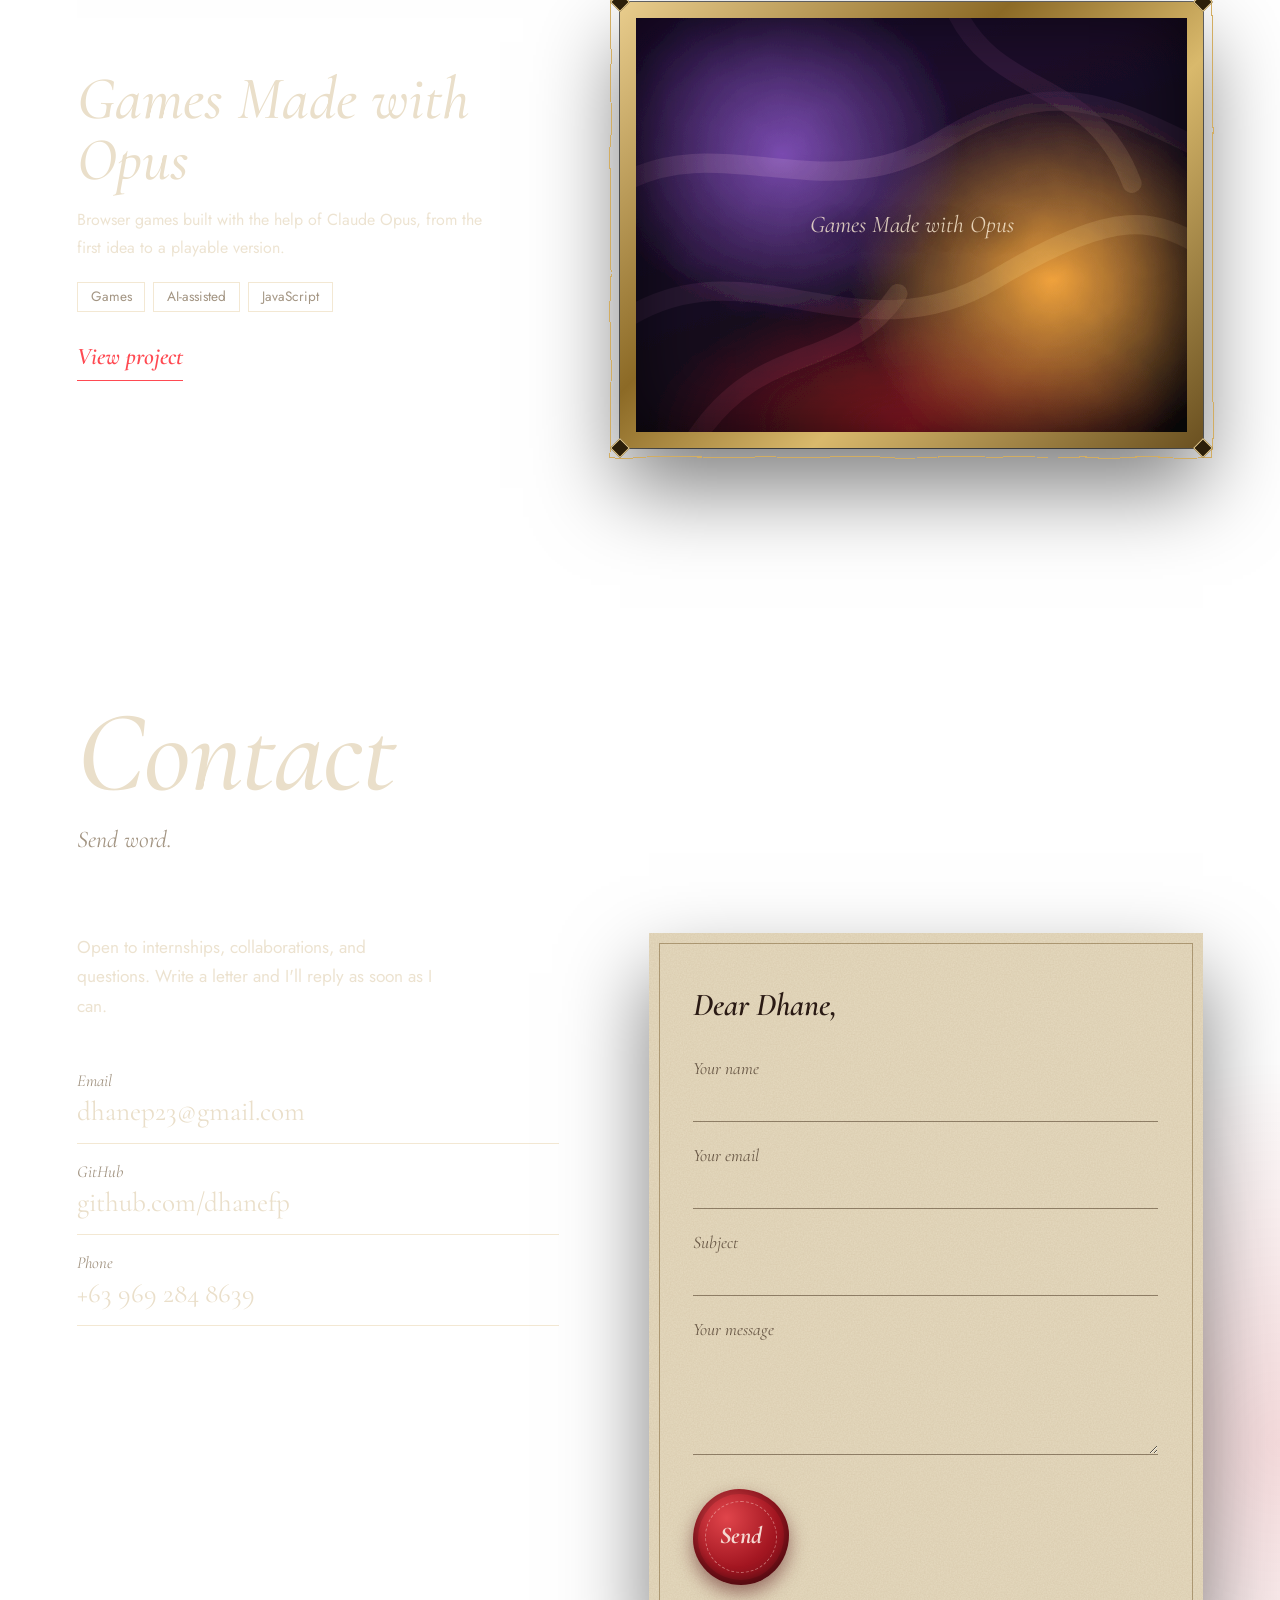
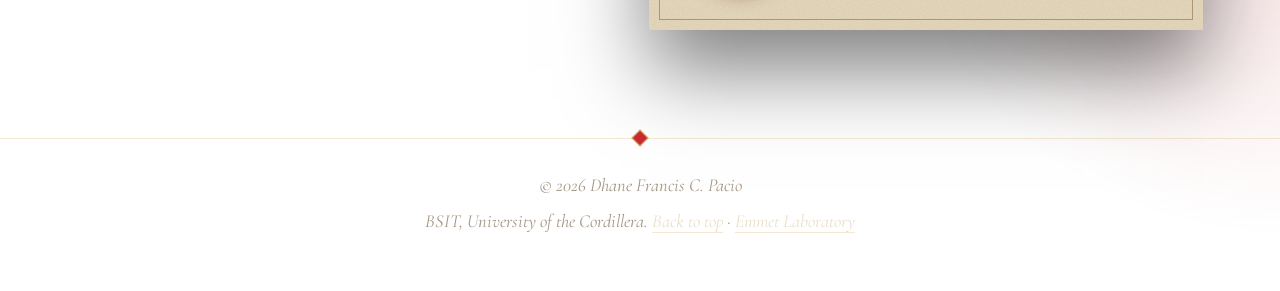
<file: emmet-laboratorytest/portfolio.html>
<!DOCTYPE html>
<html lang="en">
<head>
<meta charset="UTF-8">
<meta name="viewport" content="width=device-width, initial-scale=1.0">
<meta name="theme-color" content="#0b0708">
<title>Dhane Francis C. Pacio | Portfolio</title>
<link rel="preconnect" href="https://fonts.googleapis.com">
<link rel="preconnect" href="https://fonts.gstatic.com" crossorigin>
<link href="https://fonts.googleapis.com/css2?family=Cormorant+Garamond:ital,wght@0,400;0,500;0,600;0,700;1,400;1,500;1,600;1,700&family=Jost:wght@300;400;500&display=swap" rel="stylesheet">
<script>document.documentElement.classList.add("js","loading")</script>
<style>
:root {
  --serif: "Cormorant Garamond", "Cormorant", Georgia, "Times New Roman", serif;
  --sans: "Jost", "Helvetica Neue", Arial, sans-serif;
  --bg: #0b0708;
  --bg-rgb: 11, 7, 8;
  --bg2: #170c10;
  --ink: #eadfca;
  --mute: #a39583;
  --red: #c9282f;
  --red-hot: #ff4a52;
  --gold: #d2ad62;
  --gold-dim: rgba(210, 173, 98, 0.28);
  --card: #130a0d;
  --paper: #e6dac0;
  --sky1: #12040a;
  --sky2: #4e0e18;
  --sky3: #1d070c;
  --halo: #ff3b47;
  --ring: #f3d9b0;
  --sil3: #2c0e15;
  --sil2: #1a080d;
  --sil1: #080305;
  --edge: #d2ad62;
  --num: #f8ead0;
  --mist: #7a1824;
  --vig: 3, 1, 2;
  --vig1: 0.1;
  --vig2: 0.5;
  --grain: 0.08;
  --cut: polygon(14px 0, 100% 0, 100% calc(100% - 14px), calc(100% - 14px) 100%, 0 100%, 0 14px);
}

:root.lumiere {
  --bg: #eadfc9;
  --bg-rgb: 234, 223, 201;
  --bg2: #dfd0b3;
  --ink: #1c1011;
  --mute: #6a5846;
  --red: #a31621;
  --red-hot: #c1272d;
  --gold: #8c6a26;
  --gold-dim: rgba(140, 106, 38, 0.38);
  --card: #f3ead7;
  --paper: #f6eedb;
  --sky1: #f4e3bd;
  --sky2: #eaa879;
  --sky3: #c9694f;
  --halo: #fff6dc;
  --ring: #7d1d22;
  --sil3: #7d4a45;
  --sil2: #4a2223;
  --sil1: #1f0e10;
  --edge: #3a1a1c;
  --num: #fff1d2;
  --mist: #f2c9a0;
  --vig: 70, 38, 16;
  --vig1: 0.05;
  --vig2: 0.3;
  --grain: 0.1;
}

* { box-sizing: border-box; margin: 0; padding: 0; }
html { scroll-behavior: smooth; scroll-padding-top: 70px; }
html.loading, html.loading body { overflow: hidden; }
body {
  background: radial-gradient(120% 80% at 50% -10%, var(--bg2), var(--bg) 60%);
  background-attachment: fixed;
  color: var(--ink);
  font-family: var(--sans);
  font-weight: 400;
  line-height: 1.7;
  overflow-x: hidden;
  -webkit-font-smoothing: antialiased;
}
a { color: inherit; text-decoration: none; }
ul { list-style: none; }
button { font: inherit; color: inherit; }
::selection { background: var(--red); color: #fff; }
:focus-visible { outline: 2px solid var(--red-hot); outline-offset: 4px; }

.defs { position: absolute; width: 0; height: 0; overflow: hidden; }

::view-transition-old(root), ::view-transition-new(root) { animation: none; mix-blend-mode: normal; }
::view-transition-old(root) { z-index: 1; }
::view-transition-new(root) { z-index: 2; }
html.swap *, html.swap *::before, html.swap *::after {
  transition: background-color 0.8s, color 0.8s, border-color 0.8s, fill 0.8s, stroke 0.8s !important;
}

#petals { position: fixed; inset: 0; z-index: 110; pointer-events: none; }
.lantern {
  position: fixed; inset: 0; z-index: 45; pointer-events: none;
  background: radial-gradient(circle min(48vmax, 700px) at var(--mx, 50%) var(--my, 35%),
    transparent 0%, rgba(var(--vig), var(--vig1)) 38%, rgba(var(--vig), var(--vig2)) 100%);
}
.grain {
  position: fixed; inset: -50%; width: 200%; height: 200%; z-index: 46; pointer-events: none;
  opacity: var(--grain);
  background-image: url("data:image/svg+xml;utf8,<svg xmlns='http://www.w3.org/2000/svg' width='220' height='220'><filter id='n'><feTurbulence type='fractalNoise' baseFrequency='.85' numOctaves='2' stitchTiles='stitch'/><feColorMatrix values='0 0 0 0 .5  0 0 0 0 .5  0 0 0 0 .5  0 0 0 1 0'/></filter><rect width='100%' height='100%' filter='url(%23n)'/></svg>");
  animation: grain 0.9s steps(1) infinite;
}
@keyframes grain {
  0% { transform: translate(0, 0); }
  20% { transform: translate(-4%, 3%); }
  40% { transform: translate(3%, -5%); }
  60% { transform: translate(-3%, -2%); }
  80% { transform: translate(5%, 4%); }
}
.bar { position: fixed; left: 0; right: 0; height: 10vh; background: #000; z-index: 90; pointer-events: none; transition: transform 1.8s cubic-bezier(0.7, 0, 0.2, 1) 0.4s; }
.bar.t { top: 0; }
.bar.b { bottom: 0; }
html:not(.loading) .bar.t { transform: translateY(-101%); }
html:not(.loading) .bar.b { transform: translateY(101%); }

.cursor {
  position: fixed; left: 0; top: 0; width: 30px; height: 30px; z-index: 150; pointer-events: none;
  border: 1px solid var(--gold); opacity: 0;
  transition: width 0.3s, height 0.3s, background 0.3s, border-color 0.3s, opacity 0.4s;
}
.cursor.on { opacity: 1; }
.cursor.big { width: 56px; height: 56px; border-color: var(--red-hot); }
.cursor.down { background: var(--red); }
@media (pointer: coarse) { .cursor { display: none; } }

.rail { position: fixed; right: clamp(10px, 1.6vw, 26px); top: 50%; height: 34vh; width: 1px; background: var(--gold-dim); transform: translateY(-50%); z-index: 55; }
.rail i { position: absolute; left: 50%; top: calc(var(--p, 0) * 100%); width: 11px; height: 11px; background: var(--red); border: 1px solid var(--gold); transform: translate(-50%, -50%) rotate(45deg); box-shadow: 0 0 12px var(--red); }

.nav {
  position: fixed; top: 0; left: 0; right: 0; z-index: 60;
  display: flex; align-items: center; justify-content: space-between; gap: 1rem;
  padding: 1rem clamp(1rem, 4vw, 3rem) 2rem;
  background: linear-gradient(180deg, rgba(var(--bg-rgb), 0.92), rgba(var(--bg-rgb), 0));
  pointer-events: none;
}
.nav > * { pointer-events: auto; }
.mark { position: relative; width: 46px; height: 46px; display: grid; place-items: center; font-family: var(--serif); font-style: italic; font-weight: 600; font-size: 1.15rem; }
.mark::before { content: ""; position: absolute; inset: 7px; border: 1px solid var(--gold); transform: rotate(45deg); transition: transform 0.7s cubic-bezier(0.2, 0.7, 0.2, 1), background 0.4s; }
.mark:hover::before { transform: rotate(225deg); background: var(--red); }
.nav ul { display: flex; gap: clamp(1rem, 3vw, 2.4rem); }
.nav ul a { position: relative; font-family: var(--serif); font-style: italic; font-size: 1.3rem; padding: 0.2rem 0; }
.nav ul a::after { content: ""; position: absolute; left: 0; bottom: 0; width: 100%; height: 1px; background: var(--gold); transform: scaleX(0); transform-origin: left; transition: transform 0.5s cubic-bezier(0.2, 0.7, 0.2, 1); }
.nav ul a:hover::after, .nav ul a.on::after { transform: scaleX(1); }
.nav ul a.on { color: var(--red-hot); }
.mode { display: flex; align-items: center; gap: 0.7rem; background: none; border: 0; cursor: pointer; padding: 0.3rem; font-family: var(--serif); font-style: italic; font-size: 1.2rem; }
.orb { width: 26px; height: 26px; border-radius: 50%; border: 1px solid var(--gold); background: linear-gradient(90deg, var(--ink) 50%, var(--bg) 50%); transition: transform 0.9s cubic-bezier(0.65, 0, 0.25, 1), box-shadow 0.3s; }
.lumiere .orb { transform: rotate(180deg); }
.mode:hover .orb { box-shadow: 0 0 16px var(--red); }

.hero { position: relative; min-height: 100vh; min-height: 100svh; display: flex; align-items: flex-end; padding: 9rem clamp(1.2rem, 6vw, 5rem) clamp(3rem, 8vh, 6rem); overflow: hidden; isolation: isolate; }
.hero::after {
  content: ""; position: absolute; inset: 0; z-index: -1; pointer-events: none;
  background:
    linear-gradient(90deg, rgba(var(--bg-rgb), 0.92) 0%, rgba(var(--bg-rgb), 0.7) 28%, rgba(var(--bg-rgb), 0) 62%),
    linear-gradient(0deg, rgba(var(--bg-rgb), 1) 0%, rgba(var(--bg-rgb), 0) 22%);
}
.scene { position: absolute; inset: 0; width: 100%; height: 100%; z-index: -2; }
.js .scene { opacity: 0; transform: scale(1.07); transition: opacity 2.4s ease, transform 3.6s cubic-bezier(0.2, 0.7, 0.2, 1); }
html:not(.loading) .scene { opacity: 1; transform: none; }
.layer { will-change: transform; transition: transform 0.4s ease-out; }
.s3 { fill: var(--sil3); }
.s2 { fill: var(--sil2); }
.s1 { fill: var(--sil1); }
.debris { fill: var(--sil2); stroke: var(--edge); stroke-width: 0.8; stroke-opacity: 0.55; transform-box: fill-box; transform-origin: center; animation: bob 9s ease-in-out infinite alternate; }
.debris.d2 { animation-duration: 11s; animation-delay: -3s; }
.debris.d3 { animation-duration: 8s; animation-delay: -5s; }
.debris.d4 { animation-duration: 12s; animation-delay: -2s; }
.debris.d5 { animation-duration: 10s; animation-delay: -7s; }
.debris.d6 { animation-duration: 13s; animation-delay: -4s; }
@keyframes bob { from { transform: translateY(-12px) rotate(-2.5deg); } to { transform: translateY(16px) rotate(3deg); } }
.ring { transform-origin: 1130px 390px; animation: spin 120s linear infinite; }
@keyframes spin { to { transform: rotate(360deg); } }
.mono-num { fill: var(--num); font-family: var(--serif); font-style: italic; font-weight: 600; animation: pulse 5s ease-in-out infinite; }
@keyframes pulse { 50% { opacity: 0.72; } }
.mist { animation: mist 38s ease-in-out infinite alternate; }
@keyframes mist { from { transform: translateX(-6%); } to { transform: translateX(6%); } }

.hero-copy { position: relative; max-width: 780px; }
.name { cursor: pointer; text-shadow: 0 4px 50px rgba(0, 0, 0, 0.5); }
.lumiere .name { text-shadow: 0 2px 30px rgba(var(--bg-rgb), 0.7); }
.name .line { display: block; font-family: var(--serif); font-style: italic; font-weight: 500; font-size: clamp(2rem, 5.2vw, 4.2rem); line-height: 1.05; }
.name .line.big { font-size: clamp(5.2rem, 17vw, 14rem); line-height: 0.82; font-weight: 600; letter-spacing: -0.02em; }
.w { display: inline-block; white-space: nowrap; }
.ch { display: inline-block; transition: transform 1.5s cubic-bezier(0.16, 0.8, 0.24, 1) var(--d, 0s), opacity 1.2s ease var(--d, 0s), filter 1.4s ease var(--d, 0s); }
.dust .ch { transform: translate(var(--dx), var(--dy)) rotate(var(--dr)) scale(0.35); opacity: 0; filter: blur(10px); }
.role { margin-top: 1.6rem; font-family: var(--serif); font-style: italic; font-size: clamp(1.4rem, 2.4vw, 1.8rem); color: var(--gold); }
.pitch { margin-top: 0.6rem; max-width: 46ch; font-size: 1.05rem; opacity: 0.85; }
.cta { display: flex; gap: 1rem; flex-wrap: wrap; margin-top: 2.2rem; }
.hint { display: block; margin-top: 1.8rem; background: none; border: 0; cursor: pointer; font-family: var(--serif); font-style: italic; font-size: 1.15rem; color: var(--mute); }
.hint::before { content: ""; display: inline-block; width: 9px; height: 13px; margin-right: 0.7rem; background: var(--red); border-radius: 60% 0 60% 0; transform: rotate(25deg); animation: sway 3s ease-in-out infinite; }
@keyframes sway { 50% { transform: rotate(-20deg) translateY(3px); } }
.hint:hover { color: var(--ink); }
.js .hero-copy > :not(h1) { opacity: 0; transform: translateY(16px); filter: blur(6px); transition: opacity 1.3s ease, transform 1.3s cubic-bezier(0.2, 0.7, 0.2, 1), filter 1.3s ease; }
html:not(.loading) .hero-copy > :not(h1) { opacity: 1; transform: none; filter: none; }
html:not(.loading) .hero-copy > .role { transition-delay: 1.3s; }
html:not(.loading) .hero-copy > .pitch { transition-delay: 1.6s; }
html:not(.loading) .hero-copy > .cta { transition-delay: 1.9s; }
html:not(.loading) .hero-copy > .hint { transition-delay: 2.3s; }

.btn { position: relative; display: inline-block; padding: 0.85rem 2.2rem; font-family: var(--serif); font-style: italic; font-weight: 600; font-size: 1.3rem; border: 1px solid var(--gold); clip-path: var(--cut); transition: background 0.4s, color 0.4s, letter-spacing 0.4s; }
.btn:hover { background: var(--ink); color: var(--bg); letter-spacing: 0.04em; }
.btn.red { background: var(--red); border-color: var(--red); color: #fff; }
.btn.red:hover { background: var(--red-hot); color: #fff; }

.section { position: relative; z-index: 2; padding: clamp(5rem, 12vh, 9rem) clamp(1.2rem, 6vw, 5rem); overflow-x: clip; }
.inner { position: relative; max-width: 1180px; margin: 0 auto; }
.glow { position: absolute; width: 70vmax; height: 70vmax; border-radius: 50%; background: radial-gradient(circle, rgba(201, 40, 47, 0.16), transparent 62%); pointer-events: none; z-index: -1; }
.glow.l { left: -35vmax; top: -12vmax; }
.glow.r { right: -35vmax; bottom: -12vmax; }
.head { margin-bottom: clamp(2.5rem, 6vw, 4.5rem); }
.head h2 { font-family: var(--serif); font-style: italic; font-weight: 500; font-size: clamp(3.4rem, 9vw, 7.5rem); line-height: 0.95; letter-spacing: -0.01em; }
.sub { margin-top: 0.8rem; max-width: 34ch; font-family: var(--serif); font-style: italic; font-size: 1.5rem; color: var(--mute); }

.js .reveal { opacity: 0; filter: blur(8px); transform: translateY(10px); transition: opacity 1.4s ease, filter 1.4s ease, transform 1.4s cubic-bezier(0.2, 0.7, 0.2, 1); transition-delay: calc(var(--i, 0) * 110ms); }
.js .reveal.in { opacity: 1; filter: none; transform: none; }

.divider { max-width: 1180px; margin: 0 auto; padding: 0 clamp(1.2rem, 6vw, 5rem); position: relative; z-index: 2; }
.divider svg { display: block; width: 100%; height: auto; overflow: visible; }
.divider path { fill: none; stroke-linecap: round; stroke-dasharray: 1; stroke-dashoffset: 1; transition: stroke-dashoffset 2.4s cubic-bezier(0.6, 0, 0.2, 1); }
.divider .p1 { stroke: var(--red); stroke-width: 3.5; }
.divider .p2 { stroke: var(--gold); stroke-width: 1; transition-delay: 0.3s; }
.divider.in path { stroke-dashoffset: 0; }

.about-grid { display: grid; grid-template-columns: minmax(240px, 340px) 1fr; gap: clamp(2rem, 6vw, 5rem); align-items: start; }
.frame { position: relative; padding: 14px; background: linear-gradient(135deg, #e9cd8d, #8c6a26 38%, #d9b96c 62%, #6a5020); box-shadow: 0 30px 70px rgba(0, 0, 0, 0.5), 0 0 0 1px rgba(0, 0, 0, 0.6); }
.frame img { display: block; width: 100%; aspect-ratio: 4 / 5; object-fit: cover; outline: 3px solid #2c1f0a; outline-offset: -3px; filter: contrast(1.04) saturate(0.92); }
.frame::after { content: ""; position: absolute; inset: -10px; border: 1px solid var(--gold); filter: url(#boil); pointer-events: none; }
.caption { margin-top: 1.4rem; font-family: var(--serif); font-style: italic; font-size: 1.15rem; color: var(--mute); text-align: center; }
.copy p { max-width: 56ch; margin-bottom: 1.2rem; font-size: 1.08rem; line-height: 1.8; opacity: 0.88; }
.facts { display: grid; grid-template-columns: repeat(2, 1fr); gap: 1.4rem 2rem; max-width: 540px; margin-top: 2.4rem; }
.facts div { border-top: 1px solid var(--gold-dim); padding-top: 0.7rem; }
.facts dt { font-family: var(--serif); font-style: italic; font-size: 1.1rem; color: var(--mute); }
.facts dd { font-family: var(--serif); font-size: 1.5rem; line-height: 1.2; }

.skills { display: grid; grid-template-columns: repeat(auto-fill, minmax(190px, 1fr)); gap: 1.2rem; perspective: 900px; }
.tilt { transform: rotateX(var(--rx, 0deg)) rotateY(var(--ry, 0deg)); transition: transform 0.35s ease-out; transform-style: preserve-3d; padding: 1px; background: linear-gradient(135deg, var(--gold), transparent 38%, transparent 62%, var(--gold)); clip-path: var(--cut); }
.face { position: relative; background: var(--card); clip-path: var(--cut); padding: 1.7rem 1.5rem 1.5rem; overflow: hidden; }
.face::after { content: ""; position: absolute; inset: 0; background: radial-gradient(circle at var(--sx, 50%) 0%, rgba(255, 255, 255, 0.13), transparent 55%); opacity: 0; transition: opacity 0.3s; pointer-events: none; }
.pic:hover .face::after { opacity: 1; }
.pic:hover .tilt { background: linear-gradient(135deg, var(--red-hot), transparent 40%, transparent 60%, var(--red-hot)); }
.gem { width: 42px; height: 42px; fill: none; stroke: var(--gold); stroke-width: 1.4; animation: spin2 16s linear infinite; }
@keyframes spin2 { to { transform: rotate(360deg); } }
.pic:hover .gem { stroke: var(--red-hot); }
.pic h4 { margin: 1rem 0 0.4rem; font-family: var(--serif); font-style: italic; font-weight: 600; font-size: 1.9rem; line-height: 1; }
.note { margin-bottom: 0.9rem; font-size: 0.95rem; line-height: 1.4; color: var(--mute); }
.soft .note { margin-bottom: 0; }
.soft .gem { stroke-dasharray: 3 4; }
.group { margin: 0 0 1.4rem; font-family: var(--serif); font-style: italic; font-weight: 500; font-size: 1.9rem; color: var(--gold); }
.skills + .group { margin-top: 3.4rem; }
.pips { display: flex; gap: 0.5rem; }
.pips i { width: 9px; height: 9px; border: 1px solid var(--gold); transform: rotate(45deg); }
.pips i.on { background: var(--red); border-color: var(--red-hot); box-shadow: 0 0 8px var(--red); }

.work { display: grid; grid-template-columns: 1.25fr 1fr; gap: clamp(2rem, 6vw, 5rem); align-items: center; margin-bottom: clamp(5rem, 12vw, 9rem); }
.work:last-child { margin-bottom: 0; }
.work:nth-child(even) { grid-template-columns: 1fr 1.25fr; }
.work:nth-child(even) .art { order: 2; }
.art { position: relative; padding: 16px; background: linear-gradient(135deg, #e9cd8d, #8c6a26 38%, #d9b96c 62%, #6a5020); box-shadow: 0 40px 80px rgba(0, 0, 0, 0.5), 0 0 0 1px rgba(0, 0, 0, 0.6); transform: translate3d(0, calc(var(--py, 0) * 1px), 0); transition: box-shadow 0.6s; }
.art::after { content: ""; position: absolute; inset: -10px; border: 1px solid var(--gold); filter: url(#boil); pointer-events: none; }
.work:hover .art { box-shadow: 0 40px 90px rgba(201, 40, 47, 0.35), 0 0 0 1px rgba(0, 0, 0, 0.6); }
.k { position: absolute; width: 14px; height: 14px; background: #2c1f0a; border: 1px solid #e9cd8d; transform: rotate(45deg); z-index: 4; }
.k.tl { left: -7px; top: -7px; }
.k.tr { right: -7px; top: -7px; }
.k.bl { left: -7px; bottom: -7px; }
.k.br { right: -7px; bottom: -7px; }
.canvas { position: relative; aspect-ratio: 4 / 3; overflow: hidden; background: #0c0708; outline: 3px solid #2c1f0a; outline-offset: -3px; }
.canvas::after { content: ""; position: absolute; inset: 0; z-index: 2; pointer-events: none; box-shadow: inset 0 0 70px rgba(0, 0, 0, 0.65); }
.canvas img { position: absolute; inset: 0; width: 100%; height: 100%; object-fit: cover; z-index: 3; }
.paint {
  position: absolute; inset: -8%; filter: url(#paint); transition: transform 1.6s cubic-bezier(0.2, 0.7, 0.2, 1);
  background:
    radial-gradient(40% 50% at 30% 35%, var(--c1), transparent 70%),
    radial-gradient(45% 55% at 72% 62%, var(--c2), transparent 70%),
    radial-gradient(60% 40% at 50% 92%, var(--c3), transparent 70%),
    linear-gradient(160deg, var(--c4), #0c0708);
}
.work:hover .paint { transform: scale(1.1) rotate(1.5deg); }
.strokes { position: absolute; inset: 0; width: 100%; height: 100%; z-index: 1; mix-blend-mode: soft-light; }
.strokes path { fill: none; stroke: rgba(255, 240, 215, 0.35); stroke-width: 14; stroke-linecap: round; }
.ph { position: absolute; inset: 0; z-index: 2; display: grid; place-items: center; font-family: var(--serif); font-style: italic; font-size: 1.5rem; color: rgba(255, 240, 215, 0.8); text-shadow: 0 2px 20px rgba(0, 0, 0, 0.7); }
.work h3 { font-family: var(--serif); font-style: italic; font-weight: 500; font-size: clamp(2.4rem, 5vw, 3.8rem); line-height: 1; }
.work p { margin: 1rem 0 1.3rem; max-width: 42ch; opacity: 0.85; }
.tags { display: flex; flex-wrap: wrap; gap: 0.5rem; margin-bottom: 1.6rem; }
.tags li { padding: 0.15rem 0.8rem; border: 1px solid var(--gold-dim); font-size: 0.85rem; color: var(--mute); }
.link { position: relative; display: inline-block; padding-bottom: 0.2rem; font-family: var(--serif); font-style: italic; font-weight: 600; font-size: 1.5rem; color: var(--red-hot); }
.link::after { content: ""; position: absolute; left: 0; bottom: 0; width: 100%; height: 1px; background: currentColor; transform-origin: right; transition: transform 0.5s cubic-bezier(0.2, 0.7, 0.2, 1); }
.link:hover::after { transform: scaleX(0.35); }

.contact-grid { display: grid; grid-template-columns: 1fr 1.15fr; gap: clamp(2.5rem, 7vw, 6rem); align-items: start; }
.contact-info p { max-width: 36ch; margin-bottom: 2rem; font-size: 1.08rem; opacity: 0.88; }
.reach li { padding: 0.9rem 0; border-bottom: 1px solid var(--gold-dim); }
.reach span { display: block; font-family: var(--serif); font-style: italic; font-size: 1.05rem; color: var(--mute); }
.reach a { font-family: var(--serif); font-size: 1.7rem; line-height: 1.2; transition: color 0.3s, letter-spacing 0.4s; }
.reach a:hover { color: var(--red-hot); letter-spacing: 0.02em; }
.letter { position: relative; padding: clamp(1.6rem, 4vw, 2.8rem); color: #2a1a14; background: var(--paper); box-shadow: 0 40px 80px rgba(0, 0, 0, 0.5); }
.letter::before { content: ""; position: absolute; inset: 10px; border: 1px solid rgba(110, 80, 30, 0.45); pointer-events: none; }
.letter::after { content: ""; position: absolute; inset: 0; opacity: 0.35; mix-blend-mode: multiply; pointer-events: none; background-image: url("data:image/svg+xml;utf8,<svg xmlns='http://www.w3.org/2000/svg' width='220' height='220'><filter id='n'><feTurbulence type='fractalNoise' baseFrequency='.7' numOctaves='3' stitchTiles='stitch'/><feColorMatrix values='0 0 0 0 .45  0 0 0 0 .35  0 0 0 0 .2  0 0 0 .5 0'/></filter><rect width='100%' height='100%' filter='url(%23n)'/></svg>"); }
.salut { position: relative; z-index: 1; margin-bottom: 1.4rem; font-family: var(--serif); font-style: italic; font-weight: 600; font-size: 2rem; }
.field { position: relative; z-index: 1; margin-bottom: 1.2rem; }
.letter label { display: block; font-family: var(--serif); font-style: italic; font-size: 1.1rem; color: #6b5a48; }
.letter input, .letter textarea { width: 100%; padding: 0.4rem 0; background: transparent; border: 0; border-bottom: 1px solid rgba(60, 40, 20, 0.5); color: #2a1a14; font-family: var(--sans); font-size: 1.05rem; transition: border-color 0.3s, box-shadow 0.3s; }
.letter input:focus, .letter textarea:focus { outline: none; border-bottom-color: #a31621; box-shadow: 0 1px 0 #a31621; }
.letter textarea { min-height: 110px; resize: vertical; }
.sendrow { position: relative; z-index: 1; display: flex; align-items: center; gap: 1.2rem; margin-top: 1.6rem; }
.seal { position: relative; width: 96px; height: 96px; border: 0; border-radius: 48% 52% 50% 50% / 52% 48% 52% 48%; cursor: pointer; font-family: var(--serif); font-style: italic; font-weight: 700; font-size: 1.5rem; color: #f5d9d2; background: radial-gradient(circle at 35% 30%, #e0454b, #a31621 55%, #6d0d16); box-shadow: inset 0 0 0 5px rgba(0, 0, 0, 0.12), inset 0 -6px 12px rgba(0, 0, 0, 0.35), 0 8px 18px rgba(80, 10, 15, 0.5); transition: transform 0.4s cubic-bezier(0.2, 0.7, 0.2, 1), box-shadow 0.4s; }
.seal::before { content: ""; position: absolute; inset: 12px; border-radius: 50%; border: 1px dashed rgba(255, 220, 210, 0.45); }
.seal:hover { transform: rotate(-6deg) scale(1.06); }
.seal:active { transform: scale(0.94); }
.status { min-height: 1.6em; font-family: var(--serif); font-style: italic; font-size: 1.1rem; color: #6b5a48; }

.foot { position: relative; z-index: 2; padding: 2.5rem clamp(1.2rem, 6vw, 5rem) 3rem; border-top: 1px solid var(--gold-dim); text-align: center; font-family: var(--serif); font-style: italic; font-size: 1.15rem; color: var(--mute); }
.foot .gemline { display: block; width: 12px; height: 12px; margin: -2.9rem auto 1.6rem; background: var(--red); border: 1px solid var(--gold); transform: rotate(45deg); }
.foot p + p { margin-top: 0.3rem; }
.foot a { color: var(--ink); border-bottom: 1px solid var(--gold-dim); }
.foot a:hover { color: var(--red-hot); }

#loader { position: fixed; inset: 0; z-index: 100; display: none; place-items: center; color: #eadfca; cursor: pointer; }
.js #loader { display: grid; }
.door { position: absolute; top: 0; bottom: 0; width: 50.2%; background: #080405; transition: transform 1.7s cubic-bezier(0.76, 0, 0.2, 1); }
.door.l { left: 0; border-right: 1px solid rgba(210, 173, 98, 0.35); }
.door.r { right: 0; }
#loader.open .door.l { transform: translateX(-101%); }
#loader.open .door.r { transform: translateX(101%); }
.loader-inner { position: relative; z-index: 2; text-align: center; padding: 0 1rem; transition: opacity 0.7s; }
#loader.open .loader-inner { opacity: 0; }
.l-line { min-height: 1.6em; font-family: var(--serif); font-style: italic; font-size: clamp(1.3rem, 3vw, 1.9rem); opacity: 0; }
#loader.go .l-line.a { animation: lin 1.2s 0.2s forwards; }
#loader.go .l-line.b { animation: lin 1s 2.9s forwards; }
@keyframes lin { from { opacity: 0; transform: translateY(8px); } to { opacity: 0.85; transform: none; } }
.numeral { display: grid; place-items: center; margin: 0.6rem 0; font-family: var(--serif); font-style: italic; font-weight: 600; font-size: clamp(9rem, 34vw, 21rem); line-height: 0.95; }
.n { grid-area: 1 / 1; filter: url(#paint); padding: 0 0.1em; clip-path: inset(-30% 100% -30% -10%); }
.n-new { color: #ff4a52; text-shadow: 0 0 50px rgba(255, 74, 82, 0.55); }
#loader.go .n-old { animation: wipein 1.5s 0.5s cubic-bezier(0.6, 0, 0.2, 1) forwards; }
#loader.fade-old .n-old { animation: wipeout 1.1s cubic-bezier(0.5, 0, 0.5, 1) forwards; }
#loader.paint-new .n-new { animation: wipein 1.5s cubic-bezier(0.6, 0, 0.2, 1) forwards; }
@keyframes wipein { from { clip-path: inset(-30% 100% -30% -10%); } to { clip-path: inset(-30% -30% -30% -10%); } }
@keyframes wipeout { from { clip-path: inset(-30% -30% -30% -10%); } to { clip-path: inset(-30% -30% -30% 110%); } }
.skip { margin-top: 1.4rem; font-family: var(--serif); font-style: italic; font-size: 1rem; opacity: 0.4; }

@media (max-width: 860px) {
  .about-grid, .contact-grid, .work, .work:nth-child(even) { grid-template-columns: 1fr; }
  .work:nth-child(even) .art { order: 0; }
  .frame { max-width: 320px; }
}
@media (max-width: 760px) {
  .hero::after { background: linear-gradient(180deg, rgba(var(--bg-rgb), 0.55) 0%, rgba(var(--bg-rgb), 0.15) 35%, rgba(var(--bg-rgb), 0.88) 100%); }
  .rail, .mode-name { display: none; }
  .nav ul a { font-size: 1.1rem; }
  .nav ul { gap: 0.9rem; }
  .facts { grid-template-columns: 1fr; }
}
@media (prefers-reduced-motion: reduce) {
  *, *::before, *::after { animation-duration: 0.01ms !important; animation-iteration-count: 1 !important; transition-duration: 0.01ms !important; transition-delay: 0s !important; scroll-behavior: auto !important; }
  #petals, .grain, .bar { display: none; }
}
</style>
</head>
<body>

<svg class="defs" width="0" height="0" aria-hidden="true" focusable="false">
  <filter id="paint" x="-5%" y="-5%" width="110%" height="110%">
    <feTurbulence type="fractalNoise" baseFrequency="0.035" numOctaves="3" seed="3" result="n"/>
    <feDisplacementMap in="SourceGraphic" in2="n" scale="9" xChannelSelector="R" yChannelSelector="G"/>
  </filter>
  <filter id="boil" x="-5%" y="-5%" width="110%" height="110%">
    <feTurbulence id="boilNoise" type="fractalNoise" baseFrequency="0.02" numOctaves="2" seed="1" result="n"/>
    <feDisplacementMap in="SourceGraphic" in2="n" scale="5" xChannelSelector="R" yChannelSelector="G"/>
  </filter>
</svg>

<canvas id="petals" aria-hidden="true"></canvas>
<div class="lantern" aria-hidden="true"></div>
<div class="grain" aria-hidden="true"></div>
<div class="bar t" aria-hidden="true"></div>
<div class="bar b" aria-hidden="true"></div>
<div class="cursor" aria-hidden="true"></div>
<div class="rail" aria-hidden="true"><i></i></div>

<div id="loader" aria-hidden="true">
  <div class="door l"></div>
  <div class="door r"></div>
  <div class="loader-inner">
    <p class="l-line a">Every year, she paints a number.</p>
    <div class="numeral"><span class="n n-old">34</span><span class="n n-new">33</span></div>
    <p class="l-line b">This year, it is 33.</p>
    <p class="skip">Click to skip</p>
  </div>
</div>

<header class="nav">
  <a class="mark" href="#home" aria-label="Back to top"><span>DP</span></a>
  <nav aria-label="Primary">
    <ul>
      <li><a href="#about">About</a></li>
      <li><a href="#skills">Skills</a></li>
      <li><a href="#projects">Projects</a></li>
      <li><a href="#contact">Contact</a></li>
      <li><a href="index.html">Lab</a></li>
    </ul>
  </nav>
  <button class="mode" id="mode" type="button" aria-pressed="false" aria-label="Switch between Obscur (dark) and Lumière (light)">
    <span class="orb"></span><span class="mode-name">Obscur</span>
  </button>
</header>

<main>

  <section class="hero" id="home">
    <svg class="scene" id="scene" viewBox="0 0 1600 900" preserveAspectRatio="xMidYMax slice" aria-hidden="true" focusable="false">
      <defs>
        <linearGradient id="sky" x1="0" y1="0" x2="0" y2="1">
          <stop offset="0" style="stop-color:var(--sky1)"/>
          <stop offset="0.55" style="stop-color:var(--sky2)"/>
          <stop offset="1" style="stop-color:var(--sky3)"/>
        </linearGradient>
        <radialGradient id="halo">
          <stop offset="0" style="stop-color:var(--halo);stop-opacity:0.85"/>
          <stop offset="0.55" style="stop-color:var(--halo);stop-opacity:0.22"/>
          <stop offset="1" style="stop-color:var(--halo);stop-opacity:0"/>
        </radialGradient>
        <linearGradient id="slab" x1="0" y1="0" x2="1" y2="0">
          <stop offset="0" stop-color="#0b0608"/>
          <stop offset="0.6" stop-color="#1c0e12"/>
          <stop offset="1" stop-color="#3a1d22"/>
        </linearGradient>
        <linearGradient id="mistg" x1="0" y1="0" x2="0" y2="1">
          <stop offset="0" style="stop-color:var(--mist);stop-opacity:0"/>
          <stop offset="0.7" style="stop-color:var(--mist);stop-opacity:0.4"/>
          <stop offset="1" style="stop-color:var(--mist);stop-opacity:0"/>
        </linearGradient>
        <filter id="glow" x="-60%" y="-60%" width="220%" height="220%">
          <feGaussianBlur stdDeviation="8" result="b"/>
          <feMerge><feMergeNode in="b"/><feMergeNode in="b"/><feMergeNode in="SourceGraphic"/></feMerge>
        </filter>
      </defs>

      <rect x="-80" width="1760" height="900" fill="url(#sky)"/>

      <g class="layer" data-depth="0.2">
        <circle cx="1130" cy="390" r="340" fill="url(#halo)"/>
        <circle class="ring" cx="1130" cy="390" r="190" fill="none" style="stroke:var(--ring)" stroke-width="1.5" stroke-dasharray="3 9" opacity="0.7"/>
        <circle cx="1130" cy="390" r="250" fill="none" style="stroke:var(--ring)" stroke-width="1" opacity="0.25"/>
      </g>

      <g class="layer" data-depth="0.5">
        <polygon class="debris d1" points="820,210 880,190 905,235 860,262 816,248"/>
        <polygon class="debris d2" points="1330,140 1385,128 1410,170 1365,198 1322,182"/>
        <polygon class="debris d3" points="1450,420 1500,408 1520,452 1480,478 1440,462"/>
        <polygon class="debris d4" points="960,520 1000,505 1018,540 985,560 950,548"/>
        <polygon class="debris d5" points="700,120 735,110 750,140 722,158 695,146"/>
        <polygon class="debris d6" points="1250,570 1295,558 1312,596 1278,616 1240,602"/>
      </g>

      <g class="layer" data-depth="0.4">
        <path class="s3" d="M-80,900 V740 H70 V712 H92 V690 L100,676 L108,690 V712 H150 V730 H210 V700 H214 Q214,676 240,676 Q266,676 266,700 H270 V730 H340 V716 H380 V698 H384 V716 H430 V736 H500 V710 H540 V736 H620 V722 H660 V692 L672,672 L684,692 V722 H760 V744 H860 V726 H910 V744 H1010 V752 H1300 V736 H1350 V716 H1356 Q1356,690 1382,690 Q1408,690 1408,716 H1414 V740 H1500 V720 H1540 V742 H1680 V900 Z"/>
      </g>

      <g class="layer" data-depth="0.7">
        <polygon points="1086,170 1176,150 1196,790 1070,790" fill="url(#slab)" style="stroke:var(--edge)" stroke-width="1" stroke-opacity="0.5"/>
        <text class="mono-num" x="1133" y="440" font-size="128" text-anchor="middle" filter="url(#glow)">33</text>
      </g>

      <g class="layer" data-depth="1">
        <g transform="translate(300 0)">
          <path class="s2" d="M540,300 L544,360 L547,430 L552,500 L558,560 L570,640 L594,790 L558,790 Q540,730 522,790 L486,790 L510,640 L522,560 L528,500 L533,430 L536,360 Z"/>
          <rect class="s2" x="506" y="636" width="68" height="8"/>
          <rect class="s2" x="520" y="556" width="40" height="6"/>
        </g>
        <path class="s2" d="M-80,900 V800 H80 V770 H84 Q84,744 108,744 Q132,744 132,770 H136 V800 H220 V780 H300 V762 L330,738 L360,762 V780 H430 V800 H1180 V786 H1240 V764 H1244 Q1244,736 1272,736 Q1300,736 1300,764 H1304 V786 H1380 V770 L1404,752 L1428,770 V796 H1520 V780 H1680 V900 Z"/>
      </g>

      <rect class="mist" x="-200" y="690" width="2000" height="220" fill="url(#mistg)"/>

      <g class="layer" data-depth="1.5">
        <path class="s1" d="M-80,900 V852 Q200,820 420,842 T820,838 T1250,846 T1680,826 V900 Z"/>
        <g class="s1">
          <g transform="translate(300 838)"><circle cx="0" cy="-30" r="5"/><path d="M-7,0 L-4,-24 Q0,-27 4,-24 L7,0 Z"/></g>
          <g transform="translate(330 841) scale(1.08)"><circle cx="0" cy="-30" r="5"/><path d="M-8,0 L-4,-24 Q0,-27 4,-24 L9,0 Z"/><rect x="9" y="-36" width="2" height="38"/></g>
          <g transform="translate(362 843)"><circle cx="0" cy="-30" r="5"/><path d="M-6,0 L-4,-24 Q0,-27 4,-24 L6,0 Z"/></g>
          <g transform="translate(394 845) scale(0.92)"><circle cx="0" cy="-30" r="5"/><path d="M-6,0 L-4,-24 Q0,-27 4,-24 L6,0 Z"/></g>
          <g transform="translate(424 846) scale(1.05)"><circle cx="0" cy="-30" r="5"/><path d="M-9,0 L-4,-24 Q0,-27 4,-24 L9,0 Z"/></g>
        </g>
      </g>
    </svg>

    <div class="hero-copy">
      <h1 class="name" id="hero-name">
        <span class="line">Dhane Francis</span>
        <span class="line big">Pacio</span>
      </h1>
      <p class="role">I build, learn, and adapt.</p>
      <p class="pitch">BSIT student at the University of the Cordillera. Based in Baguio City, graduating in 2027.</p>
      <div class="cta">
        <a class="btn red" href="#projects">View projects</a>
        <a class="btn" href="#contact">Contact me</a>
      </div>
      <button class="hint" id="hint" type="button">Touch the name and watch it fade.</button>
    </div>
  </section>

  <div class="divider" aria-hidden="true">
    <svg viewBox="0 0 1200 40" preserveAspectRatio="xMidYMid meet">
      <path class="p1" pathLength="1" d="M0,22 C150,6 300,36 450,20 S750,6 900,24 S1100,34 1200,18"/>
      <path class="p2" pathLength="1" d="M0,28 C170,14 320,40 470,26 S760,14 910,30 S1110,38 1200,24"/>
    </svg>
  </div>

  <section class="section" id="about">
    <i class="glow l"></i>
    <div class="inner">
      <div class="head">
        <h2 class="split">About</h2>
        <p class="sub reveal">Who is walking this road.</p>
      </div>
      <div class="about-grid">
        <figure class="reveal">
          <div class="frame">
            <img src="data:image/svg+xml;utf8,<svg xmlns='http://www.w3.org/2000/svg' width='320' height='400'><defs><linearGradient id='g' x1='0' y1='0' x2='0' y2='1'><stop offset='0' stop-color='%234e0e18'/><stop offset='1' stop-color='%230b0708'/></linearGradient></defs><rect width='320' height='400' fill='url(%23g)'/><circle cx='160' cy='150' r='54' fill='%23150a0d'/><path d='M50 400 C60 290 110 250 160 250 C210 250 260 290 270 400 Z' fill='%23150a0d'/><text x='160' y='372' font-size='22' text-anchor='middle' fill='%23a39583' font-family='Georgia' font-style='italic'>Your photo</text></svg>" alt="Portrait of Dhane Pacio">
            <i class="k tl"></i><i class="k tr"></i><i class="k bl"></i><i class="k br"></i>
          </div>
          <figcaption class="caption">For those who come after</figcaption>
        </figure>
        <div class="copy">
          <p class="reveal" style="--i:1">I'm a student who loves creating websites that put the greatest ideas into reality. I build, learn, and adapt.</p>
          <p class="reveal" style="--i:2">Outside of coding, I watch movies, play sports, go out with friends and, of course, I'm a habitual spender.</p>
          <dl class="facts reveal" style="--i:3">
            <div><dt>School</dt><dd>University of the Cordillera</dd></div>
            <div><dt>Course</dt><dd>BSIT</dd></div>
            <div><dt>Based in</dt><dd>Baguio City</dd></div>
            <div><dt>Graduating</dt><dd>2027</dd></div>
          </dl>
        </div>
      </div>
    </div>
  </section>

  <div class="divider" aria-hidden="true">
    <svg viewBox="0 0 1200 40" preserveAspectRatio="xMidYMid meet">
      <path class="p1" pathLength="1" d="M0,18 C200,34 340,6 520,22 S800,34 960,16 S1120,10 1200,24"/>
      <path class="p2" pathLength="1" d="M0,24 C210,38 350,12 530,28 S810,38 970,22 S1130,16 1200,30"/>
    </svg>
  </div>

  <section class="section" id="skills">
    <i class="glow r"></i>
    <div class="inner">
      <div class="head">
        <h2 class="split">Skills</h2>
        <p class="sub reveal">The tools I work with, and the way I work.</p>
      </div>
      <h3 class="group reveal">Technical skills</h3>
      <ul class="skills">
        <li class="pic reveal" data-level="4" style="--i:0"><div class="tilt"><div class="face"><svg class="gem" viewBox="0 0 40 40" aria-hidden="true"><path d="M20 2 L25 15 L38 20 L25 25 L20 38 L15 25 L2 20 L15 15 Z"/></svg><h4>HTML</h4><p class="note">Clean, structured markup</p><span class="pips" role="img"></span></div></div></li>
        <li class="pic reveal" data-level="4" style="--i:1"><div class="tilt"><div class="face"><svg class="gem" viewBox="0 0 40 40" aria-hidden="true"><path d="M20 2 L25 15 L38 20 L25 25 L20 38 L15 25 L2 20 L15 15 Z"/></svg><h4>CSS</h4><p class="note">Layout, style and motion</p><span class="pips" role="img"></span></div></div></li>
        <li class="pic reveal" data-level="3" style="--i:2"><div class="tilt"><div class="face"><svg class="gem" viewBox="0 0 40 40" aria-hidden="true"><path d="M20 2 L25 15 L38 20 L25 25 L20 38 L15 25 L2 20 L15 15 Z"/></svg><h4>Python</h4><p class="note">Scripts and problem solving</p><span class="pips" role="img"></span></div></div></li>
        <li class="pic reveal" data-level="3" style="--i:3"><div class="tilt"><div class="face"><svg class="gem" viewBox="0 0 40 40" aria-hidden="true"><path d="M20 2 L25 15 L38 20 L25 25 L20 38 L15 25 L2 20 L15 15 Z"/></svg><h4>Database Analysis</h4><p class="note">Queries and reporting</p><span class="pips" role="img"></span></div></div></li>
        <li class="pic reveal" data-level="4" style="--i:4"><div class="tilt"><div class="face"><svg class="gem" viewBox="0 0 40 40" aria-hidden="true"><path d="M20 2 L25 15 L38 20 L25 25 L20 38 L15 25 L2 20 L15 15 Z"/></svg><h4>AI-Assisted Development</h4><p class="note">Building faster with AI tools</p><span class="pips" role="img"></span></div></div></li>
        <li class="pic reveal" data-level="3" style="--i:5"><div class="tilt"><div class="face"><svg class="gem" viewBox="0 0 40 40" aria-hidden="true"><path d="M20 2 L25 15 L38 20 L25 25 L20 38 L15 25 L2 20 L15 15 Z"/></svg><h4>Technical Writing</h4><p class="note">Clear documentation</p><span class="pips" role="img"></span></div></div></li>
      </ul>
      <h3 class="group reveal">Personal skills</h3>
      <ul class="skills">
        <li class="pic soft reveal" style="--i:0"><div class="tilt"><div class="face"><svg class="gem" viewBox="0 0 40 40" aria-hidden="true"><path d="M20 2 L25 15 L38 20 L25 25 L20 38 L15 25 L2 20 L15 15 Z"/></svg><h4>Adaptability</h4><p class="note">Comfortable when plans change</p></div></div></li>
        <li class="pic soft reveal" style="--i:1"><div class="tilt"><div class="face"><svg class="gem" viewBox="0 0 40 40" aria-hidden="true"><path d="M20 2 L25 15 L38 20 L25 25 L20 38 L15 25 L2 20 L15 15 Z"/></svg><h4>Fast Learner</h4><p class="note">Picks up new tools quickly</p></div></div></li>
        <li class="pic soft reveal" style="--i:2"><div class="tilt"><div class="face"><svg class="gem" viewBox="0 0 40 40" aria-hidden="true"><path d="M20 2 L25 15 L38 20 L25 25 L20 38 L15 25 L2 20 L15 15 Z"/></svg><h4>Communication</h4><p class="note">Explains ideas clearly</p></div></div></li>
        <li class="pic soft reveal" style="--i:3"><div class="tilt"><div class="face"><svg class="gem" viewBox="0 0 40 40" aria-hidden="true"><path d="M20 2 L25 15 L38 20 L25 25 L20 38 L15 25 L2 20 L15 15 Z"/></svg><h4>Teamwork</h4><p class="note">Works well in group projects</p></div></div></li>
      </ul>
    </div>
  </section>

  <div class="divider" aria-hidden="true">
    <svg viewBox="0 0 1200 40" preserveAspectRatio="xMidYMid meet">
      <path class="p1" pathLength="1" d="M0,24 C140,8 320,34 480,18 S760,8 940,26 S1110,30 1200,14"/>
      <path class="p2" pathLength="1" d="M0,30 C150,14 330,40 490,24 S770,14 950,32 S1120,36 1200,20"/>
    </svg>
  </div>

  <section class="section" id="projects">
    <i class="glow l"></i>
    <div class="inner">
      <div class="head">
        <h2 class="split">Projects</h2>
        <p class="sub reveal">What I have painted so far.</p>
      </div>

      <article class="work">
        <div class="art reveal">
          <i class="k tl"></i><i class="k tr"></i><i class="k bl"></i><i class="k br"></i>
          <div class="canvas">
            <div class="paint" style="--c1:#c9282f;--c2:#e8b04a;--c3:#2b3a67;--c4:#4a0d16"></div>
            <span class="ph">Tarot Merchant Website</span>
          </div>
        </div>
        <div class="work-text reveal" style="--i:2">
          <h3>Tarot Merchant Website</h3>
          <p>A storefront website for a tarot merchant selling on Etsy, built to show off the products and send buyers to the shop.</p>
          <ul class="tags"><li>Etsy</li><li>Client project</li><li>HTML</li><li>CSS</li></ul>
          <a class="link" href="#">View project</a>
        </div>
      </article>

      <article class="work">
        <div class="art reveal">
          <i class="k tl"></i><i class="k tr"></i><i class="k bl"></i><i class="k br"></i>
          <div class="canvas">
            <div class="paint" style="--c1:#2f8f8a;--c2:#d9566b;--c3:#1b2547;--c4:#0f2a30"></div>
            <span class="ph">Personal Portfolio Websites</span>
          </div>
        </div>
        <div class="work-text reveal" style="--i:2">
          <h3>Personal Portfolio Websites</h3>
          <p>Portfolio websites for individuals, each themed and designed around the person it belongs to.</p>
          <ul class="tags"><li>Portfolio</li><li>Web design</li><li>HTML</li><li>CSS</li></ul>
          <a class="link" href="#">View project</a>
        </div>
      </article>

      <article class="work">
        <div class="art reveal">
          <i class="k tl"></i><i class="k tr"></i><i class="k bl"></i><i class="k br"></i>
          <div class="canvas">
            <div class="paint" style="--c1:#7a4bb0;--c2:#f0a23c;--c3:#8f1a22;--c4:#22103a"></div>
            <span class="ph">Games Made with Opus</span>
          </div>
        </div>
        <div class="work-text reveal" style="--i:2">
          <h3>Games Made with Opus</h3>
          <p>Browser games built with the help of Claude Opus, from the first idea to a playable version.</p>
          <ul class="tags"><li>Games</li><li>AI-assisted</li><li>JavaScript</li></ul>
          <a class="link" href="#">View project</a>
        </div>
      </article>
    </div>
  </section>

  <div class="divider" aria-hidden="true">
    <svg viewBox="0 0 1200 40" preserveAspectRatio="xMidYMid meet">
      <path class="p1" pathLength="1" d="M0,20 C180,36 330,8 500,24 S790,36 950,18 S1120,12 1200,26"/>
      <path class="p2" pathLength="1" d="M0,26 C190,40 340,14 510,30 S800,40 960,24 S1130,18 1200,32"/>
    </svg>
  </div>

  <section class="section" id="contact">
    <i class="glow r"></i>
    <div class="inner">
      <div class="head">
        <h2 class="split">Contact</h2>
        <p class="sub reveal">Send word.</p>
      </div>
      <div class="contact-grid">
        <div class="contact-info reveal">
          <p>Open to internships, collaborations, and questions. Write a letter and I'll reply as soon as I can.</p>
          <ul class="reach">
            <li><span>Email</span><a href="mailto:dhanep23@gmail.com">dhanep23@gmail.com</a></li>
            <li><span>GitHub</span><a href="https://github.com/dhanefp">github.com/dhanefp</a></li>
            <li><span>Phone</span><a href="tel:+639692848639">+63 969 284 8639</a></li>
          </ul>
        </div>
        <form class="letter reveal" id="letter" style="--i:2">
          <p class="salut">Dear Dhane,</p>
          <div class="field"><label for="f-name">Your name</label><input type="text" id="f-name" name="name" required></div>
          <div class="field"><label for="f-email">Your email</label><input type="email" id="f-email" name="email" required></div>
          <div class="field"><label for="f-subject">Subject</label><input type="text" id="f-subject" name="subject" required></div>
          <div class="field"><label for="f-message">Your message</label><textarea id="f-message" name="message" required></textarea></div>
          <div class="sendrow">
            <button class="seal" type="submit" aria-label="Send message"><span>Send</span></button>
            <p class="status" role="status" aria-live="polite"></p>
          </div>
        </form>
      </div>
    </div>
  </section>

</main>

<footer class="foot">
  <i class="gemline" aria-hidden="true"></i>
  <p>&copy; 2026 Dhane Francis C. Pacio</p>
  <p>BSIT, University of the Cordillera. <a href="#home">Back to top</a> · <a href="index.html">Emmet Laboratory</a></p>
</footer>

<script>
(() => {
  const EMAIL = "dhanep23@gmail.com";
  const root = document.documentElement;
  const reduced = matchMedia("(prefers-reduced-motion: reduce)").matches;
  const coarse = matchMedia("(pointer: coarse)").matches;
  const rand = (a, b) => a + Math.random() * (b - a);
  const pick = a => a[(Math.random() * a.length) | 0];
  const clamp = (v, a, b) => Math.min(b, Math.max(a, v));
  const lerp = (a, b, t) => a + (b - a) * t;
  const later = (ms, fn) => setTimeout(fn, ms);
  const $ = s => document.querySelector(s);
  const $$ = s => [...document.querySelectorAll(s)];

  const canvas = $("#petals");
  const ctx = canvas.getContext("2d");
  const lantern = $(".lantern");
  const cursor = $(".cursor");
  const rail = $(".rail");
  const scene = $("#scene");
  const layers = $$(".layer").map(el => ({ el, d: parseFloat(el.dataset.depth) }));
  const arts = $$(".art");
  const heroName = $("#hero-name");
  const mouse = { x: innerWidth * 0.5, y: innerHeight * 0.35, sx: innerWidth * 0.5, sy: innerHeight * 0.35, on: false };
  const petals = [];
  const MAX = 420;
  const palettes = {
    obscur: ["#c9282f", "#e63946", "#ff5a5f", "#8f1a22", "#f3e3c3"],
    lumiere: ["#a31621", "#c1272d", "#7d0f1a", "#e0555b", "#2a1214"]
  };
  const palette = () => (root.classList.contains("lumiere") ? palettes.lumiere : palettes.obscur);

  let W = 0, H = 0, docH = 1, scrollV = 0, lastY = scrollY, lastArtY = -1;
  let lastTrail = 0, lastPx = -1, lastPy = -1, lastLx = -1, lastLy = -1, last = performance.now();

  function resize() {
    const dpr = Math.min(devicePixelRatio || 1, 2);
    W = innerWidth;
    H = innerHeight;
    canvas.width = W * dpr;
    canvas.height = H * dpr;
    canvas.style.width = W + "px";
    canvas.style.height = H + "px";
    ctx.setTransform(dpr, 0, 0, dpr, 0, 0);
    docH = Math.max(1, document.documentElement.scrollHeight - H);
    scene.setAttribute("viewBox", W / H < 0.85 ? "700 0 800 900" : "0 0 1600 900");
  }

  function makePetal(x, y, o = {}) {
    const z = o.z ?? rand(0.45, 1);
    const vy = o.vy ?? rand(0.5, 1.1) * z;
    return {
      x, y, z, vy, base: vy,
      s: (o.s ?? rand(6, 13)) * (0.6 + z * 0.6),
      vx: o.vx ?? rand(-0.3, 0.3),
      r: rand(0, 6.283), vr: rand(-0.04, 0.04),
      f: rand(0, 6.283), vf: rand(0.03, 0.08),
      sw: rand(0, 6.283), sws: rand(0.012, 0.03), swa: rand(0.25, 0.75),
      burst: !!o.burst, life: 1, decay: o.decay ?? 0,
      c: pick(palette())
    };
  }

  function burst(x, y, n, o = {}) {
    if (reduced) return;
    for (let i = 0; i < n; i++) {
      if (petals.length > MAX) {
        const k = petals.findIndex(p => p.burst);
        if (k > -1) petals.splice(k, 1);
      }
      petals.push(makePetal(x + rand(-10, 10), y + rand(-10, 10), {
        burst: true, z: rand(0.7, 1.1), s: rand(7, 15),
        vx: (o.dir ?? 0) * rand(1, 4) + rand(-2.5, 2.5),
        vy: rand(-4, -0.5),
        decay: rand(0.004, 0.009)
      }));
    }
  }

  function trail(x, y) {
    petals.push(makePetal(x, y, { burst: true, z: 1, s: rand(5, 8), vx: rand(-0.6, 0.6), vy: rand(-0.4, 0.6), decay: 0.014 }));
  }

  function draw(p) {
    const a = (p.burst ? Math.min(1, p.life * 1.6) : 1) * (0.3 + 0.7 * p.z) * (0.55 + 0.45 * Math.abs(Math.cos(p.f)));
    const s = p.s;
    ctx.save();
    ctx.translate(p.x, p.y);
    ctx.rotate(p.r);
    ctx.scale(Math.cos(p.f), 1);
    ctx.globalAlpha = a;
    ctx.fillStyle = p.c;
    ctx.beginPath();
    ctx.moveTo(0, -s);
    ctx.bezierCurveTo(s * 0.62, -s * 0.45, s * 0.5, s * 0.65, 0, s);
    ctx.bezierCurveTo(-s * 0.5, s * 0.65, -s * 0.62, -s * 0.45, 0, -s);
    ctx.fill();
    ctx.restore();
  }

  function frame(now) {
    const dt = Math.min((now - last) / 16.667, 3);
    last = now;
    const ease = 1 - Math.pow(0.85, dt);
    mouse.sx = lerp(mouse.sx, mouse.x, ease);
    mouse.sy = lerp(mouse.sy, mouse.y, ease);
    scrollV = lerp(scrollV, (scrollY - lastY) / dt, 0.1);
    lastY = scrollY;

    const wind = Math.sin(now * 0.0004) * 0.35 + (mouse.x / W - 0.5) * 0.9 + clamp(scrollV * 0.03, -1.5, 1.5);
    const fall = 1 + clamp(Math.abs(scrollV) * 0.04, 0, 1.5);
    ctx.clearRect(0, 0, W, H);

    for (let i = petals.length - 1; i >= 0; i--) {
      const p = petals[i];
      p.sw += p.sws * dt;
      p.r += p.vr * dt;
      p.f += p.vf * dt;
      if (mouse.on) {
        const dx = p.x - mouse.x, dy = p.y - mouse.y, d2 = dx * dx + dy * dy;
        if (d2 < 16900 && d2 > 1) {
          const d = Math.sqrt(d2), k = (1 - d / 130) * 1.6 * dt;
          p.vx += (dx / d) * k;
          p.vy += (dy / d) * k * 0.6;
        }
      }
      if (p.burst) {
        p.vx += wind * 0.03 * dt;
        p.vx *= Math.pow(0.985, dt);
        p.vy = p.vy * Math.pow(0.99, dt) + 0.03 * dt;
        p.x += p.vx * dt + Math.sin(p.sw) * p.swa * 0.5 * dt;
        p.y += p.vy * dt;
        p.life -= p.decay * dt;
        if (p.life <= 0) { petals.splice(i, 1); continue; }
      } else {
        p.vx += (wind * p.z - p.vx) * 0.02 * dt;
        p.vy += (p.base - p.vy) * 0.03 * dt;
        p.x += (p.vx + Math.sin(p.sw) * p.swa) * dt;
        p.y += p.vy * fall * dt;
        if (p.y > H + 30 || p.x < -90 || p.x > W + 90) {
          p.y = -24;
          p.x = rand(-0.15 * W, W);
          p.vx = 0;
          p.vy = p.base;
        }
      }
      draw(p);
    }

    if (Math.abs(mouse.sx - lastLx) > 0.3 || Math.abs(mouse.sy - lastLy) > 0.3) {
      lastLx = mouse.sx;
      lastLy = mouse.sy;
      lantern.style.setProperty("--mx", mouse.sx.toFixed(1) + "px");
      lantern.style.setProperty("--my", mouse.sy.toFixed(1) + "px");
      if (!coarse) cursor.style.transform = `translate3d(${mouse.sx.toFixed(1)}px,${mouse.sy.toFixed(1)}px,0) translate(-50%,-50%) rotate(45deg)`;
    }

    if (scrollY < H * 1.2) {
      const px = mouse.sx / W - 0.5, py = mouse.sy / H - 0.5;
      if (Math.abs(px - lastPx) > 0.0005 || Math.abs(py - lastPy) > 0.0005) {
        lastPx = px;
        lastPy = py;
        layers.forEach(l => { l.el.style.transform = `translate(${(-px * l.d * 30).toFixed(2)}px,${(-py * l.d * 18).toFixed(2)}px)`; });
      }
    }

    if (scrollY !== lastArtY) {
      lastArtY = scrollY;
      rail.style.setProperty("--p", clamp(scrollY / docH, 0, 1).toFixed(4));
      arts.forEach(a => {
        const r = a.closest(".work").getBoundingClientRect();
        a.style.setProperty("--py", ((r.top + r.height / 2 - H / 2) * -0.05).toFixed(1));
      });
    }

    requestAnimationFrame(frame);
  }

  function splitChars(el, start) {
    const words = el.textContent.trim().split(/\s+/);
    el.textContent = "";
    let i = start;
    words.forEach((word, wi) => {
      const w = document.createElement("span");
      w.className = "w";
      w.setAttribute("aria-hidden", "true");
      for (const c of word) {
        const s = document.createElement("span");
        s.className = "ch";
        s.textContent = c;
        s.style.setProperty("--dx", rand(-160, 160).toFixed(0) + "px");
        s.style.setProperty("--dy", rand(-220, -30).toFixed(0) + "px");
        s.style.setProperty("--dr", rand(-70, 70).toFixed(0) + "deg");
        s.style.setProperty("--d", Math.min(i * 28, 800) + "ms");
        i++;
        w.appendChild(s);
      }
      el.appendChild(w);
      if (wi < words.length - 1) el.appendChild(document.createTextNode(" "));
    });
    return i;
  }

  heroName.setAttribute("aria-label", heroName.textContent.replace(/\s+/g, " ").trim());
  let count = 0;
  heroName.querySelectorAll(".line").forEach(l => {
    l.setAttribute("aria-hidden", "true");
    count = splitChars(l, count);
  });
  if (!reduced) heroName.classList.add("dust");

  const headings = $$("h2.split");
  headings.forEach(h => {
    h.setAttribute("aria-label", h.textContent.trim());
    splitChars(h, 0);
    if (!reduced) h.classList.add("dust");
  });

  const headObs = new IntersectionObserver(es => es.forEach(e => {
    if (!e.isIntersecting) return;
    const h = e.target;
    h.classList.remove("dust");
    const r = h.getBoundingClientRect();
    burst(r.left + 30, r.top + r.height * 0.5, 7, { dir: 1 });
    headObs.unobserve(h);
  }), { threshold: 0.6 });
  headings.forEach(h => headObs.observe(h));

  const io = new IntersectionObserver(es => es.forEach(e => {
    if (!e.isIntersecting) return;
    e.target.classList.add("in");
    io.unobserve(e.target);
  }), { threshold: 0.15, rootMargin: "0px 0px -6% 0px" });
  $$(".reveal, .divider").forEach(el => io.observe(el));

  let melting = false;
  function gommage() {
    if (melting || reduced) return;
    melting = true;
    $$("#hero-name .ch").forEach((c, i) => {
      const r = c.getBoundingClientRect();
      later(i * 24, () => burst(r.left + r.width / 2, r.top + r.height / 2, 2, { dir: 1 }));
    });
    heroName.classList.add("dust");
    later(2700, () => { heroName.classList.remove("dust"); melting = false; });
  }
  heroName.addEventListener("click", gommage);
  $("#hint").addEventListener("click", gommage);

  function enter() {
    root.classList.remove("loading");
    later(450, () => heroName.classList.remove("dust"));
    later(1100, () => {
      const r = heroName.getBoundingClientRect();
      burst(r.left + r.width * 0.3, r.top + r.height * 0.5, 14, { dir: 1 });
    });
  }

  const loader = $("#loader");
  let opened = false;
  function openLoader() {
    if (opened) return;
    opened = true;
    loader.classList.add("open");
    later(600, enter);
    later(2200, () => loader.remove());
  }
  function startLoader() {
    loader.classList.add("go");
    const old = loader.querySelector(".n-old");
    later(2300, () => {
      const r = old.getBoundingClientRect();
      loader.classList.add("fade-old");
      for (let i = 0; i < 14; i++) later(i * 60, () => burst(r.left + r.width * (i / 13), r.top + r.height * rand(0.2, 0.8), 7, { dir: 1 }));
    });
    later(2500, () => loader.classList.add("paint-new"));
    later(4900, openLoader);
  }
  loader.addEventListener("click", openLoader);
  later(12000, () => heroName.classList.remove("dust"));

  const mode = $("#mode");
  const modeName = $(".mode-name");
  function setTheme(light) {
    root.classList.toggle("lumiere", light);
    mode.setAttribute("aria-pressed", String(light));
    modeName.textContent = light ? "Lumière" : "Obscur";
    $('meta[name="theme-color"]').setAttribute("content", light ? "#eadfc9" : "#0b0708");
    petals.forEach(p => { p.c = pick(palette()); });
  }
  mode.addEventListener("click", e => {
    const light = !root.classList.contains("lumiere");
    const b = mode.getBoundingClientRect();
    const x = e.clientX || b.left + b.width / 2;
    const y = e.clientY || b.top + b.height / 2;
    burst(x, y, 18);
    if (!document.startViewTransition || reduced) {
      root.classList.add("swap");
      setTheme(light);
      later(900, () => root.classList.remove("swap"));
      return;
    }
    const r = Math.hypot(Math.max(x, innerWidth - x), Math.max(y, innerHeight - y));
    const t = document.startViewTransition(() => setTheme(light));
    t.ready.then(() => root.animate(
      { clipPath: [`circle(0px at ${x}px ${y}px)`, `circle(${r}px at ${x}px ${y}px)`] },
      { duration: 1300, easing: "cubic-bezier(.65,0,.25,1)", pseudoElement: "::view-transition-new(root)" }
    ));
  });

  $$(".pic").forEach(card => {
    const n = +card.dataset.level || 0;
    const box = card.querySelector(".pips");
    if (box) {
      for (let i = 0; i < 5; i++) {
        const s = document.createElement("i");
        if (i < n) s.className = "on";
        box.appendChild(s);
      }
      box.setAttribute("aria-label", `Level ${n} of 5`);
    }
    const tilt = card.querySelector(".tilt");
    const face = card.querySelector(".face");
    card.addEventListener("pointermove", e => {
      const r = card.getBoundingClientRect();
      const x = (e.clientX - r.left) / r.width - 0.5;
      const y = (e.clientY - r.top) / r.height - 0.5;
      tilt.style.setProperty("--rx", (-y * 14).toFixed(1) + "deg");
      tilt.style.setProperty("--ry", (x * 14).toFixed(1) + "deg");
      face.style.setProperty("--sx", (x * 100 + 50).toFixed(0) + "%");
    });
    card.addEventListener("pointerleave", () => {
      tilt.style.setProperty("--rx", "0deg");
      tilt.style.setProperty("--ry", "0deg");
    });
  });

  const strokes = '<svg class="strokes" viewBox="0 0 400 300" preserveAspectRatio="none" aria-hidden="true"><path d="M-10 220 C 80 160 160 250 260 190 S 380 150 420 170"/><path d="M-10 120 C 60 80 140 140 220 90 S 340 60 420 100"/><path d="M40 310 C 90 230 150 260 190 200"/><path d="M230 -10 C 260 60 330 40 360 120"/></svg>';
  $$(".canvas").forEach(c => c.insertAdjacentHTML("beforeend", strokes));
  $$(".work").forEach(w => w.addEventListener("pointerenter", e => burst(e.clientX, e.clientY, 10)));

  const form = $("#letter");
  const status = $(".status");
  form.addEventListener("submit", e => {
    e.preventDefault();
    const f = new FormData(form);
    const r = form.querySelector(".seal").getBoundingClientRect();
    burst(r.left + r.width / 2, r.top + r.height / 2, 40);
    status.textContent = "Opening your email app...";
    const text = `${f.get("message")}\n\nFrom ${f.get("name")} (${f.get("email")})`;
    later(900, () => { location.href = `mailto:${EMAIL}?subject=${encodeURIComponent(f.get("subject"))}&body=${encodeURIComponent(text)}`; });
  });

  const links = $$(".nav ul a");
  const so = new IntersectionObserver(es => es.forEach(e => {
    if (e.isIntersecting) links.forEach(a => a.classList.toggle("on", a.getAttribute("href") === "#" + e.target.id));
  }), { rootMargin: "-45% 0px -50% 0px" });
  $$("main section[id]").forEach(s => so.observe(s));

  const boil = $("#boilNoise");
  if (boil && !reduced) {
    let seed = 1;
    setInterval(() => {
      if (document.hidden) return;
      seed = (seed % 24) + 1;
      boil.setAttribute("seed", seed);
    }, 140);
  }

  addEventListener("pointermove", e => {
    mouse.x = e.clientX;
    mouse.y = e.clientY;
    if (e.pointerType !== "mouse") return;
    mouse.on = true;
    cursor.classList.add("on");
    cursor.classList.toggle("big", !!e.target.closest("a, button, input, textarea, .pic, .name"));
    if (reduced) {
      lantern.style.setProperty("--mx", e.clientX + "px");
      lantern.style.setProperty("--my", e.clientY + "px");
      return;
    }
    const now = performance.now();
    if (Math.hypot(e.movementX || 0, e.movementY || 0) > 22 && now - lastTrail > 220 && !e.target.closest("input, textarea")) {
      lastTrail = now;
      trail(e.clientX, e.clientY);
    }
  }, { passive: true });
  addEventListener("pointerdown", e => {
    cursor.classList.add("down");
    if (!e.target.closest("input, textarea")) burst(e.clientX, e.clientY, 7);
  });
  addEventListener("pointerup", () => cursor.classList.remove("down"));
  addEventListener("resize", resize);
  addEventListener("load", resize);

  resize();
  if (reduced) {
    loader.remove();
    root.classList.remove("loading");
  } else {
    const count = coarse || W < 700 ? 16 : 34;
    for (let i = 0; i < count; i++) petals.push(makePetal(rand(0, W), rand(-H * 0.2, H)));
    requestAnimationFrame(frame);
    Promise.race([document.fonts.ready, new Promise(r => setTimeout(r, 1800))]).then(startLoader);
  }
})();
</script>
</body>
</html>
</file>
<file: emmet-laboratorytest/lab.css>
* {
  box-sizing: border-box;
}

body {
  max-width: 760px;
  margin: 0 auto;
  padding: 1.5rem;
  font-family: Arial, Helvetica, sans-serif;
  line-height: 1.6;
  color: #222;
  background: #fafafa;
}

a {
  color: #0b57d0;
}

.lab-nav {
  margin-bottom: 2rem;
  padding: 0.75rem 1rem;
  background: #fff;
  border: 1px solid #ddd;
  border-radius: 8px;
}

.lab-nav ul {
  display: flex;
  flex-wrap: wrap;
  gap: 0.5rem 1.25rem;
  margin: 0;
  padding: 0;
  list-style: none;
}

.lab-nav a {
  text-decoration: none;
}

.lab-nav a[aria-current="page"] {
  font-weight: bold;
  color: #222;
}

.abbr {
  margin: 0 0 1.5rem;
  padding: 0.75rem 1rem;
  background: #1e1e1e;
  color: #9cdcfe;
  border-radius: 8px;
  font-family: Consolas, "Courier New", monospace;
  overflow-x: auto;
}

.abbr span {
  display: block;
  margin-bottom: 0.25rem;
  font-family: Arial, Helvetica, sans-serif;
  font-size: 0.8rem;
  color: #aaa;
}

.demo {
  margin-bottom: 2rem;
  padding: 1rem 1.25rem;
  background: #fff;
  border: 1px solid #ddd;
  border-radius: 8px;
}

.demo > * {
  outline: 1px dashed #c8c8c8;
  outline-offset: 2px;
  margin-bottom: 0.5rem;
}

.pager {
  display: flex;
  justify-content: space-between;
  margin-top: 2rem;
  padding-top: 1rem;
  border-top: 1px solid #ddd;
}

.cards {
  display: grid;
  grid-template-columns: repeat(auto-fill, minmax(200px, 1fr));
  gap: 1rem;
  padding: 0;
  list-style: none;
}

.cards a {
  display: block;
  height: 100%;
  padding: 1rem;
  background: #fff;
  border: 1px solid #ddd;
  border-radius: 8px;
  text-decoration: none;
  color: #222;
}

.cards a:hover {
  border-color: #0b57d0;
}

.cards strong {
  display: block;
  margin-bottom: 0.25rem;
  color: #0b57d0;
}

form p {
  margin: 0 0 1rem;
}

fieldset {
  margin: 0 0 1rem;
  border: 1px solid #ddd;
  border-radius: 8px;
}

input[type="text"],
input[type="email"],
input[type="password"],
select,
textarea {
  display: block;
  width: 100%;
  margin-top: 0.25rem;
  padding: 0.5rem;
  font: inherit;
}
</file>
<file: css-laboratory/style.css>
* {
    box-sizing: border-box;
}

body {
    font-family: Arial, sans-serif;
    background-color: #f4f4f4;
    padding: 20px;
}

h1 {
    color: #14305e;
}

.card {
    width: 280px;
    padding: 24px;
    margin: 16px;
    border: 1px solid #c9d3e0;
    border-radius: 8px;
    background-color: #fdfdff;
}

.card h2 {
    margin-top: 0;
    color: #145da0;
}

.card p {
    line-height: 1.5;
    color: #444444;
}
</file>
